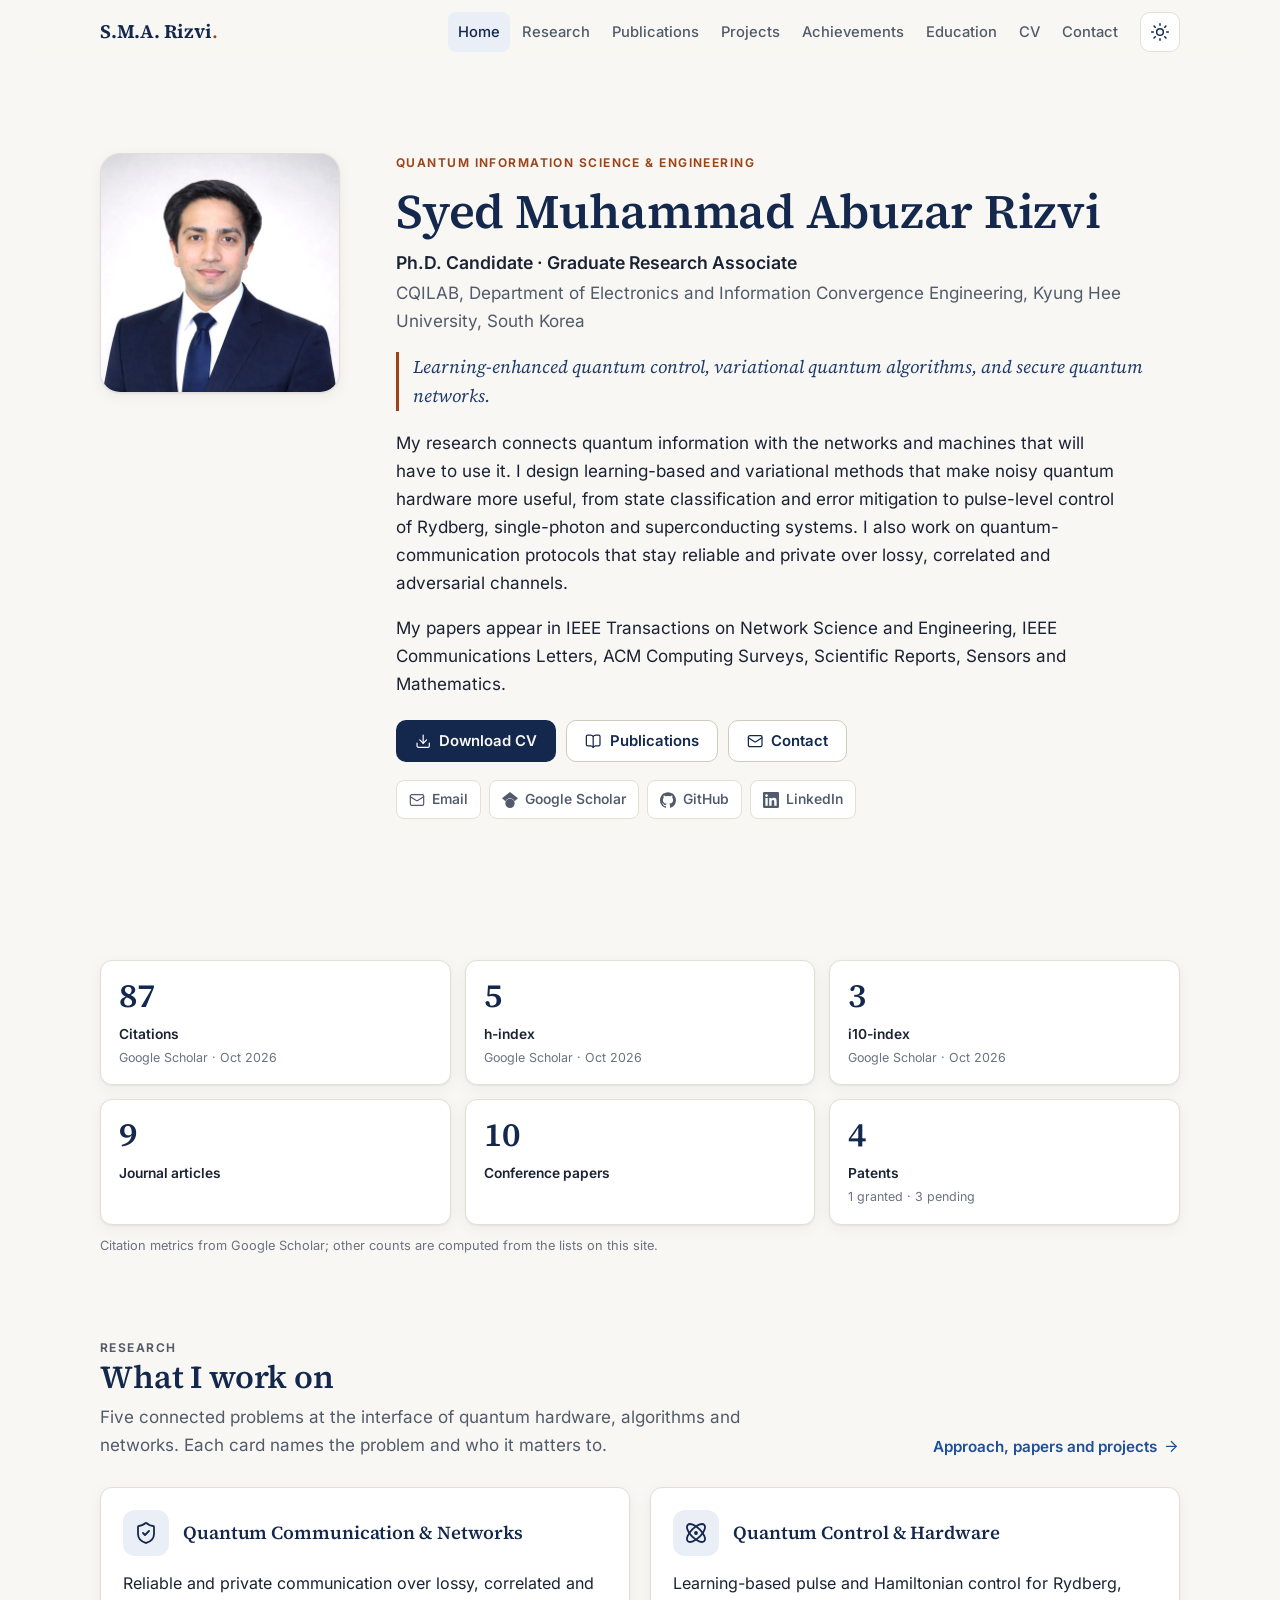
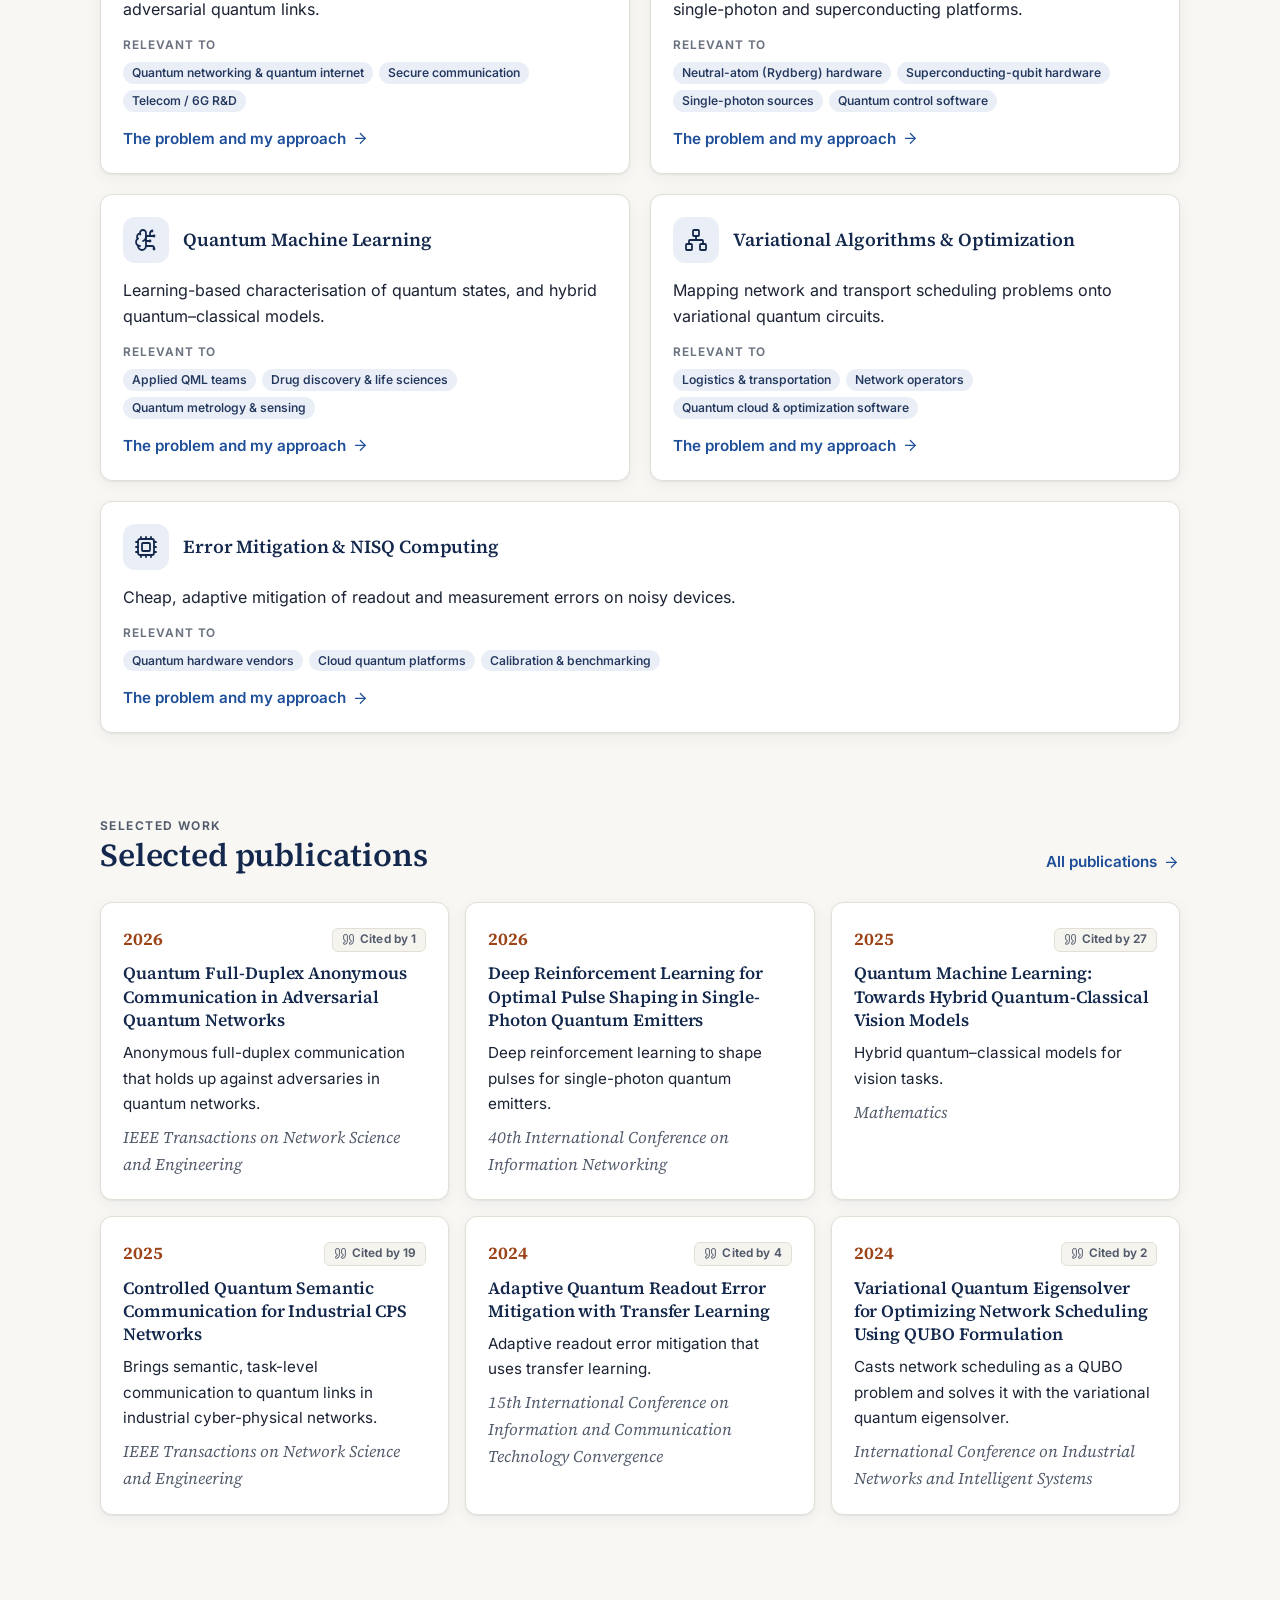
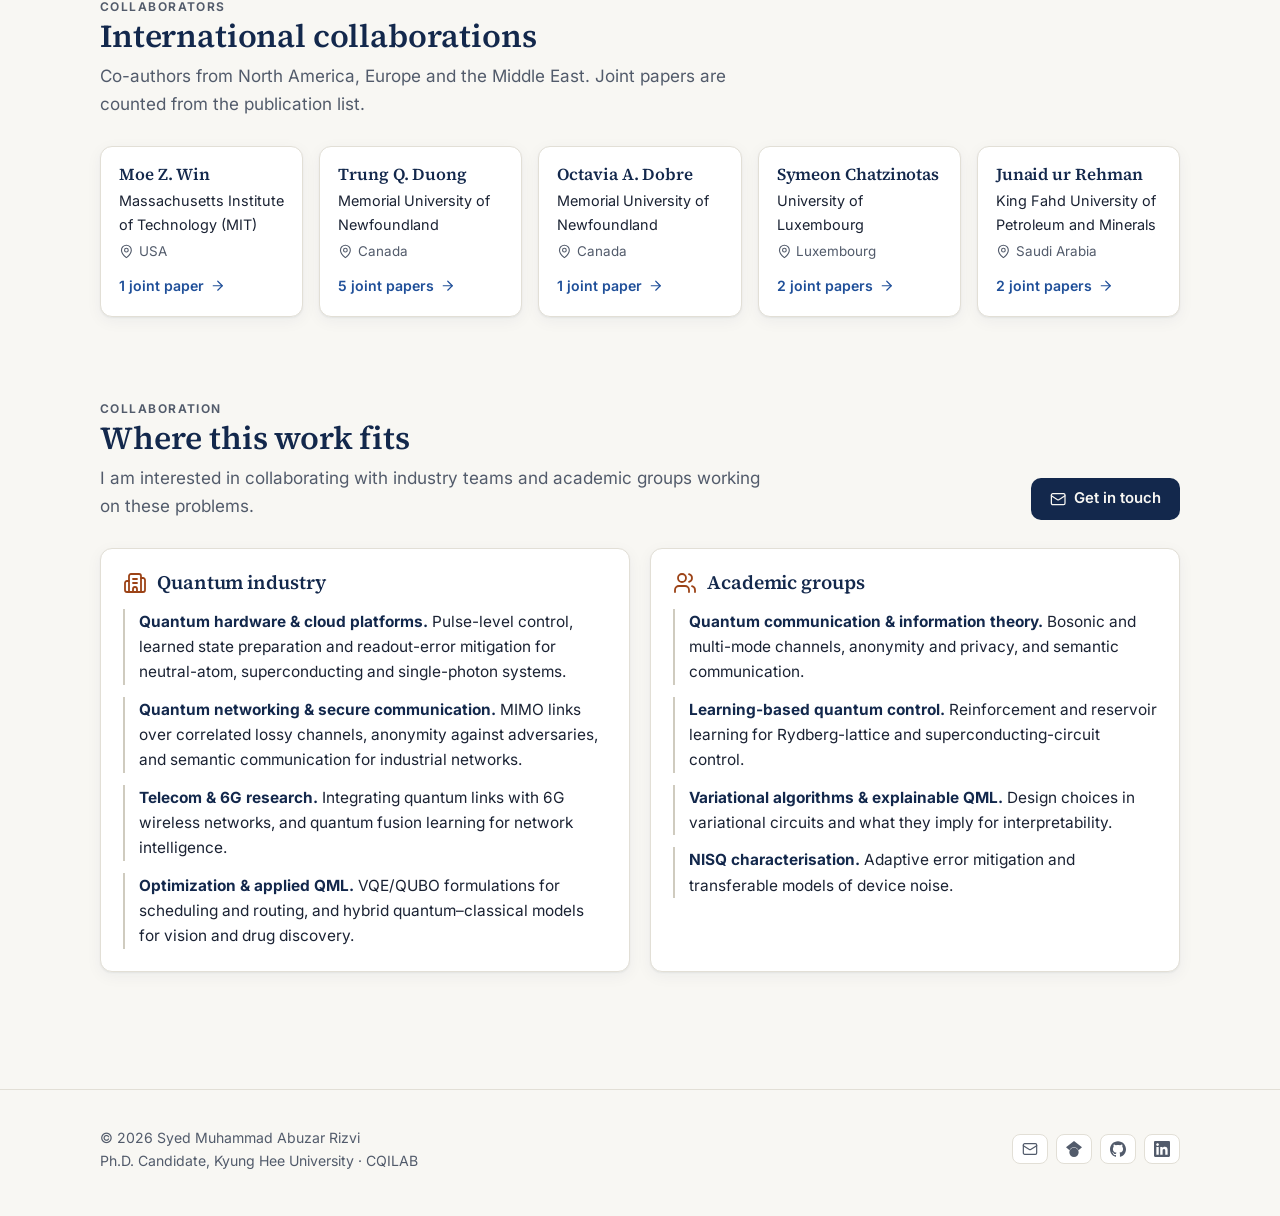
<file: index.html>
<!doctype html>
<html lang="en">
<head>
  <meta charset="utf-8">
  <meta name="viewport" content="width=device-width, initial-scale=1">
  <title>Syed Muhammad Abuzar Rizvi — Quantum Communication, Control and Machine Learning</title>
  <meta name="description" content="Syed Muhammad Abuzar Rizvi is a Ph.D. candidate at Kyung Hee University (CQILAB). His research covers quantum communication and networks, learning-based quantum control, variational quantum algorithms, quantum machine learning and NISQ error mitigation.">
  <meta name="author" content="Syed Muhammad Abuzar Rizvi">
  <link rel="canonical" href="https://smabuzarrizvi.github.io/">
  <meta name="theme-color" content="#f8f7f3" media="(prefers-color-scheme: light)">
  <meta name="theme-color" content="#0d1320" media="(prefers-color-scheme: dark)">
  <meta property="og:type" content="profile">
  <meta property="og:site_name" content="Syed Muhammad Abuzar Rizvi">
  <meta property="og:title" content="Syed Muhammad Abuzar Rizvi — Quantum Communication, Control and Machine Learning">
  <meta property="og:description" content="Syed Muhammad Abuzar Rizvi is a Ph.D. candidate at Kyung Hee University (CQILAB). His research covers quantum communication and networks, learning-based quantum control, variational quantum algorithms, quantum machine learning and NISQ error mitigation.">
  <meta property="og:url" content="https://smabuzarrizvi.github.io/">
  <meta property="og:image" content="https://smabuzarrizvi.github.io/assets/images/og-image.png">
  <meta property="og:image:width" content="1200">
  <meta property="og:image:height" content="630">
  <meta property="og:image:alt" content="Syed Muhammad Abuzar Rizvi — Ph.D. candidate in quantum computing, Kyung Hee University">
  <meta name="twitter:card" content="summary_large_image">
  <meta name="twitter:title" content="Syed Muhammad Abuzar Rizvi — Quantum Communication, Control and Machine Learning">
  <meta name="twitter:description" content="Syed Muhammad Abuzar Rizvi is a Ph.D. candidate at Kyung Hee University (CQILAB). His research covers quantum communication and networks, learning-based quantum control, variational quantum algorithms, quantum machine learning and NISQ error mitigation.">
  <meta name="twitter:image" content="https://smabuzarrizvi.github.io/assets/images/og-image.png">
  <link rel="icon" href="assets/images/favicon.svg" type="image/svg+xml">
  <link rel="apple-touch-icon" href="assets/images/apple-touch-icon.png">
  <link rel="preload" href="assets/fonts/inter-var-latin.woff2" as="font" type="font/woff2" crossorigin>
  <link rel="preload" href="assets/fonts/source-serif-4-var-latin.woff2" as="font" type="font/woff2" crossorigin>
  <link rel="stylesheet" href="css/style.css?v=20261104">
  <script>try{var t=localStorage.getItem("theme");if(t==="light"||t==="dark")document.documentElement.setAttribute("data-theme",t)}catch(e){}</script>
  <script type="application/ld+json">{"@context": "https://schema.org", "@type": "Person", "name": "Syed Muhammad Abuzar Rizvi", "alternateName": "S.M.A. Rizvi", "jobTitle": "Ph.D. Candidate and Graduate Research Associate", "url": "https://smabuzarrizvi.github.io/", "image": "https://smabuzarrizvi.github.io/assets/images/portrait.jpg", "email": "mailto:smabuzarrizvi@khu.ac.kr", "affiliation": {"@type": "CollegeOrUniversity", "name": "Kyung Hee University", "department": {"@type": "Organization", "name": "Department of Electronics and Information Convergence Engineering"}}, "alumniOf": [{"@type": "CollegeOrUniversity", "name": "National University of Sciences and Technology (NUST)"}], "knowsAbout": ["Quantum computing", "Quantum machine learning", "Hybrid quantum-classical algorithms", "Quantum communication", "Variational quantum algorithms", "Quantum error mitigation", "Quantum control"], "sameAs": ["https://scholar.google.com/citations?user=A_in-QMAAAAJ", "https://www.linkedin.com/in/smabuzarrizvi/", "https://github.com/smabuzarrizvi"]}</script>
  <script src="js/main.js?v=20261104" defer></script>
  <script src="js/publications.js?v=20261104" defer></script>
  <script src="js/analytics.js?v=20261104" defer></script>
  <script src="js/github.js?v=20261104" defer></script>
</head>
<body data-page="home">
  <a class="skip-link" href="#main">Skip to content</a>
  <header class="site-header">
    <div class="container nav-wrap">
      <a class="brand" href="./">S.M.A. Rizvi<span class="brand-mark">.</span></a>
      <nav class="site-nav" aria-label="Primary">
        <ul class="nav-menu" id="nav-menu">
          <li><a href="./" aria-current="page">Home</a></li>
          <li><a href="research.html">Research</a></li>
          <li><a href="publications.html">Publications</a></li>
          <li><a href="projects.html">Projects</a></li>
          <li><a href="achievements.html">Achievements</a></li>
          <li><a href="education.html">Education</a></li>
          <li><a href="cv.html">CV</a></li>
          <li><a href="contact.html">Contact</a></li>
        </ul>
      </nav>
      <button class="icon-btn theme-toggle" type="button" aria-label="Toggle dark mode">
        <svg class="icon icon-sun" aria-hidden="true" focusable="false"><use href="assets/icons/sprite.svg#i-sun"></use></svg><svg class="icon icon-moon" aria-hidden="true" focusable="false"><use href="assets/icons/sprite.svg#i-moon"></use></svg>
      </button>
      <button class="icon-btn nav-toggle" type="button" aria-label="Open menu" aria-expanded="false" aria-controls="nav-menu">
        <svg class="icon icon-menu" aria-hidden="true" focusable="false"><use href="assets/icons/sprite.svg#i-menu"></use></svg><svg class="icon icon-x" aria-hidden="true" focusable="false"><use href="assets/icons/sprite.svg#i-x"></use></svg>
      </button>
    </div>
  </header>

  <main id="main">
    <section class="hero">
      <div class="container hero-grid">
        <div class="hero-photo">
          <img src="assets/images/portrait.jpg" alt="Portrait of Syed Muhammad Abuzar Rizvi" width="240" height="240" fetchpriority="high" data-profile-photo>
        </div>
        <div>
          <p class="eyebrow">Quantum information science &amp; engineering</p>
          <h1>Syed Muhammad Abuzar Rizvi</h1>
          <p class="position">Ph.D. Candidate &middot; Graduate Research Associate</p>
          <p class="affiliation">CQILAB, Department of Electronics and Information Convergence Engineering, Kyung Hee University, South Korea</p>
          <p class="headline">Learning-enhanced quantum control, variational quantum algorithms, and secure quantum networks.</p>
          <div class="bio">
            <p>My research connects quantum information with the networks and machines that will have to use it. I design learning-based and variational methods that make noisy quantum hardware more useful, from state classification and error mitigation to pulse-level control of Rydberg, single-photon and superconducting systems. I also work on quantum-communication protocols that stay reliable and private over lossy, correlated and adversarial channels.</p>
            <p>My papers appear in IEEE Transactions on Network Science and Engineering, IEEE Communications Letters, ACM Computing Surveys, Scientific Reports, Sensors and Mathematics.</p>
          </div>
          <div class="hero-actions">
            <a class="btn btn-primary" href="assets/files/CV.pdf" download><svg class="icon" aria-hidden="true" focusable="false"><use href="assets/icons/sprite.svg#i-download"></use></svg> Download CV</a>
            <a class="btn btn-outline" href="publications.html"><svg class="icon" aria-hidden="true" focusable="false"><use href="assets/icons/sprite.svg#i-book-open"></use></svg> Publications</a>
            <a class="btn btn-outline" href="contact.html"><svg class="icon" aria-hidden="true" focusable="false"><use href="assets/icons/sprite.svg#i-mail"></use></svg> Contact</a>
          </div>
          <ul class="social" data-social aria-label="Academic profiles"></ul>
        </div>
      </div>
    </section>

    <section class="section" aria-labelledby="stats-title">
      <div class="container">
        <h2 id="stats-title" class="visually-hidden">At a glance</h2>
        <div class="stats" id="stats"></div>
        <p class="stats-note" id="stats-note">Citation metrics from Google Scholar; other counts are computed from the lists on this site.</p>
      </div>
    </section>

    <section class="section" aria-labelledby="focus-title" id="research-areas">
      <div class="container">
        <div class="section-head">
          <div>
            <p class="eyebrow">Research</p>
            <h2 id="focus-title">What I work on</h2>
            <p>Five connected problems at the interface of quantum hardware, algorithms and networks. Each card names the problem and who it matters to.</p>
          </div>
          <a class="more-link" href="research.html">Approach, papers and projects <svg class="icon" aria-hidden="true" focusable="false"><use href="assets/icons/sprite.svg#i-arrow-right"></use></svg></a>
        </div>
        <div class="grid grid-2" id="focus-list"></div>
      </div>
    </section>

    <section class="section" aria-labelledby="selected-title">
      <div class="container">
        <div class="section-head">
          <div>
            <p class="eyebrow">Selected work</p>
            <h2 id="selected-title">Selected publications</h2>
          </div>
          <a class="more-link" href="publications.html">All publications <svg class="icon" aria-hidden="true" focusable="false"><use href="assets/icons/sprite.svg#i-arrow-right"></use></svg></a>
        </div>
        <ol class="selected-list" id="selected-list" aria-live="polite"></ol>
      </div>
    </section>

    <section class="section" aria-labelledby="people-title" id="collaborators">
      <div class="container">
        <div class="section-head">
          <div>
            <p class="eyebrow">Collaborators</p>
            <h2 id="people-title">International collaborations</h2>
            <p>Co-authors from North America, Europe and the Middle East. Joint papers are counted from the publication list.</p>
          </div>
        </div>
        <ul class="people-list" id="people-root"></ul>
      </div>
    </section>

    <section class="section" aria-labelledby="collab-title" id="collaboration">
      <div class="container">
        <div class="section-head">
          <div>
            <p class="eyebrow">Collaboration</p>
            <h2 id="collab-title">Where this work fits</h2>
            <p>I am interested in collaborating with industry teams and academic groups working on these problems.</p>
          </div>
          <a class="btn btn-primary" href="mailto:smabuzarrizvi@khu.ac.kr"><svg class="icon" aria-hidden="true" focusable="false"><use href="assets/icons/sprite.svg#i-mail"></use></svg> Get in touch</a>
        </div>
        <div class="grid grid-2" id="collab-root"></div>
      </div>
    </section>

    <section class="section" aria-labelledby="code-title" id="code-section" hidden>
      <div class="container">
        <div class="section-head">
          <div>
            <p class="eyebrow">Open source</p>
            <h2 id="code-title">Code &amp; repositories</h2>
          </div>
          <a class="more-link" id="gh-profile-link" href="https://github.com/smabuzarrizvi">GitHub profile <svg class="icon" aria-hidden="true" focusable="false"><use href="assets/icons/sprite.svg#i-arrow-up-right"></use></svg></a>
        </div>
        <div class="gh-stats" id="gh-stats"></div>
        <div class="grid grid-3" id="gh-repos"></div>
      </div>
    </section>

    <section class="section" aria-labelledby="visitors-title" id="visitors-section" hidden>
      <div class="container">
        <div class="section-head">
          <div>
            <p class="eyebrow">Visitors</p>
            <h2 id="visitors-title">Where readers come from</h2>
            <p id="visitors-caption">Aggregate, country-level statistics. No individual visitor data is collected or shown.</p>
          </div>
        </div>
        <div id="visitors"></div>
      </div>
    </section>
  </main>

  <footer class="site-footer">
    <div class="container footer-grid">
      <div>
        <p>&copy; <span data-year></span> Syed Muhammad Abuzar Rizvi</p>
        <p class="small">Ph.D. Candidate, Kyung Hee University &middot; CQILAB</p>
      </div>
      <ul class="social" data-social="compact" aria-label="Profiles"></ul>
    </div>
  </footer>
  <div class="toast" role="status" aria-live="polite"></div>
</body>
</html>
</file>
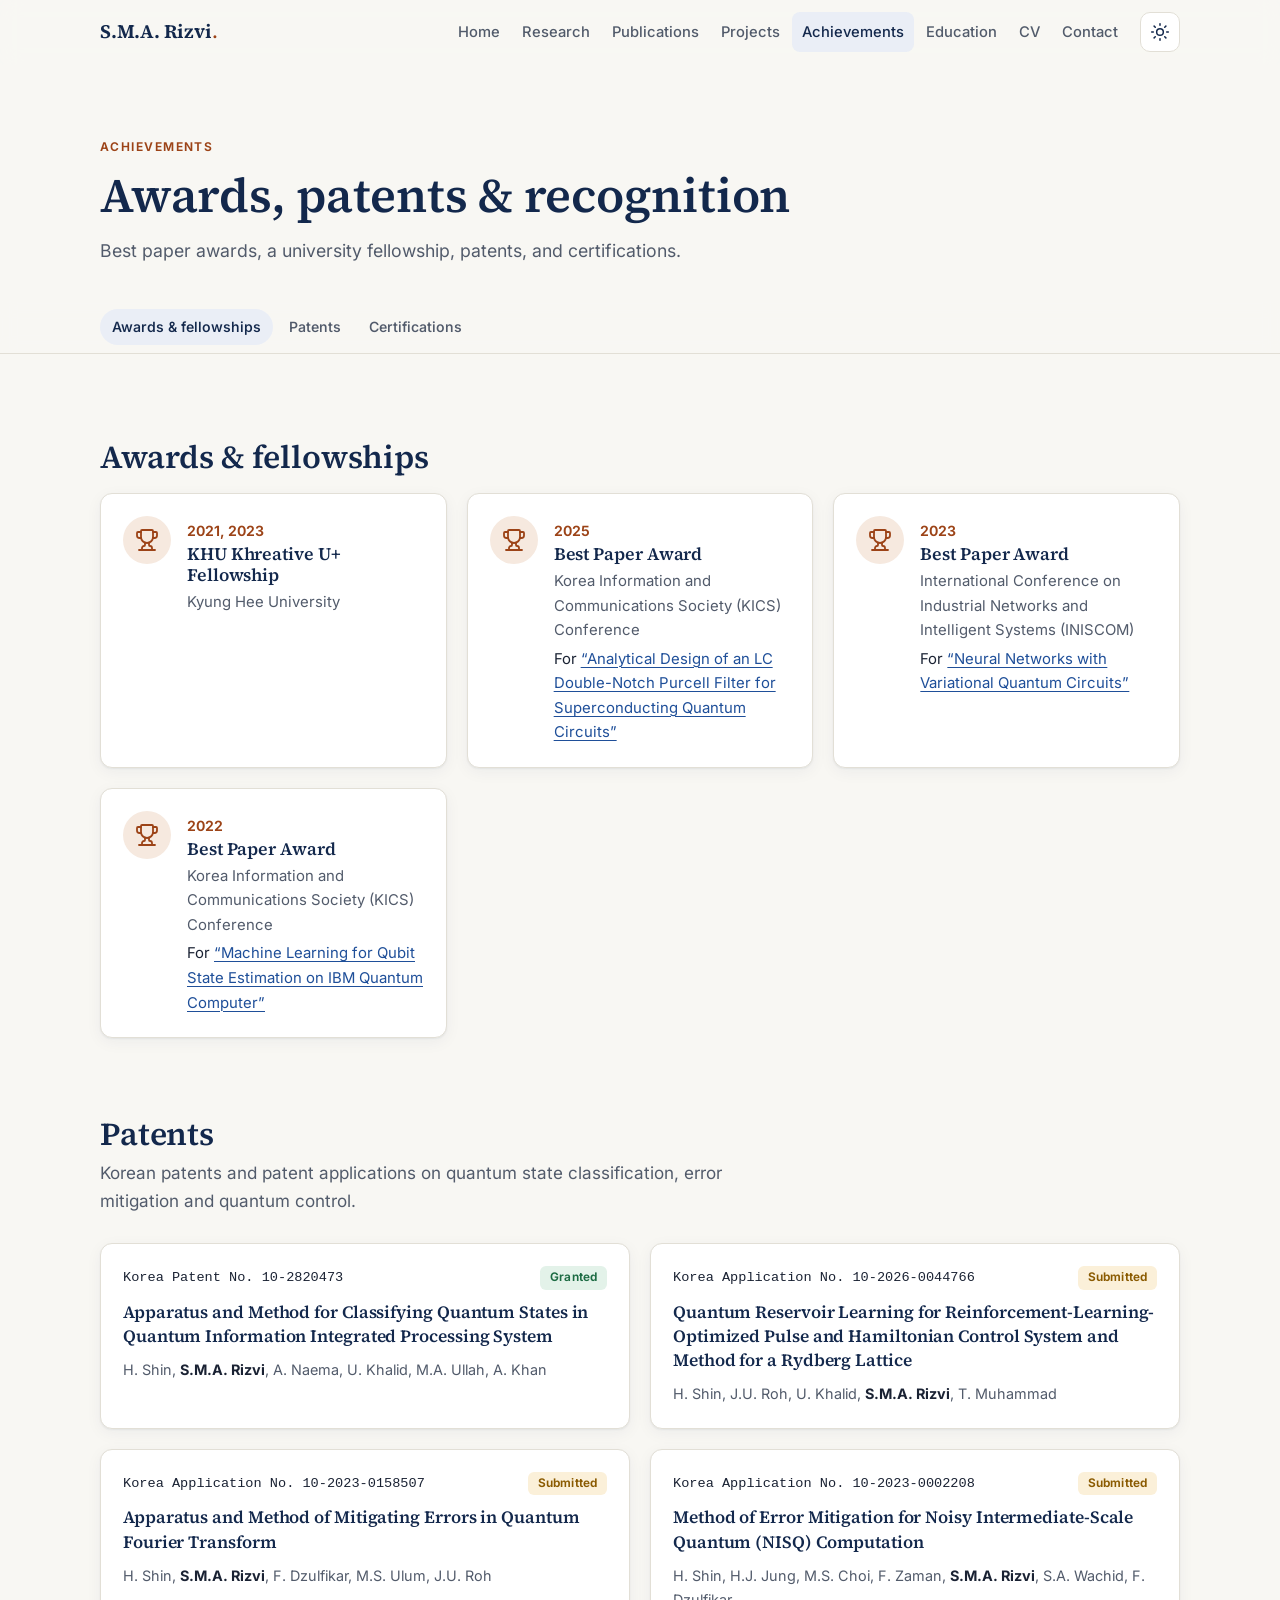
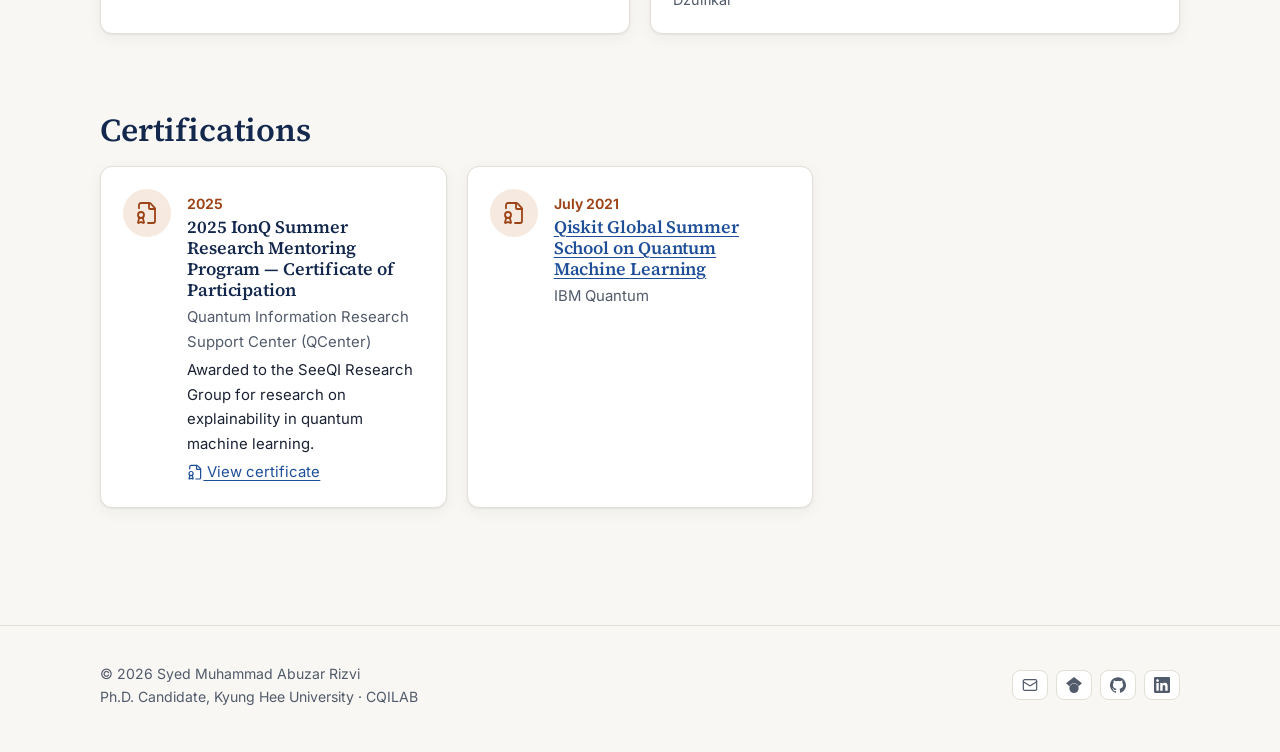
<file: achievements.html>
<!doctype html>
<html lang="en">
<head>
  <meta charset="utf-8">
  <meta name="viewport" content="width=device-width, initial-scale=1">
  <title>Awards & Patents — Syed Muhammad Abuzar Rizvi</title>
  <meta name="description" content="Best paper awards, Korean patents on quantum state classification and error mitigation, a fellowship and certifications of S.M.A. Rizvi.">
  <meta name="author" content="Syed Muhammad Abuzar Rizvi">
  <link rel="canonical" href="https://smabuzarrizvi.github.io/achievements.html">
  <meta name="theme-color" content="#f8f7f3" media="(prefers-color-scheme: light)">
  <meta name="theme-color" content="#0d1320" media="(prefers-color-scheme: dark)">
  <meta property="og:type" content="website">
  <meta property="og:site_name" content="Syed Muhammad Abuzar Rizvi">
  <meta property="og:title" content="Awards & Patents — Syed Muhammad Abuzar Rizvi">
  <meta property="og:description" content="Best paper awards, Korean patents on quantum state classification and error mitigation, a fellowship and certifications of S.M.A. Rizvi.">
  <meta property="og:url" content="https://smabuzarrizvi.github.io/achievements.html">
  <meta property="og:image" content="https://smabuzarrizvi.github.io/assets/images/og-image.png">
  <meta property="og:image:width" content="1200">
  <meta property="og:image:height" content="630">
  <meta property="og:image:alt" content="Syed Muhammad Abuzar Rizvi — Ph.D. candidate in quantum computing, Kyung Hee University">
  <meta name="twitter:card" content="summary_large_image">
  <meta name="twitter:title" content="Awards & Patents — Syed Muhammad Abuzar Rizvi">
  <meta name="twitter:description" content="Best paper awards, Korean patents on quantum state classification and error mitigation, a fellowship and certifications of S.M.A. Rizvi.">
  <meta name="twitter:image" content="https://smabuzarrizvi.github.io/assets/images/og-image.png">
  <link rel="icon" href="assets/images/favicon.svg" type="image/svg+xml">
  <link rel="apple-touch-icon" href="assets/images/apple-touch-icon.png">
  <link rel="preload" href="assets/fonts/inter-var-latin.woff2" as="font" type="font/woff2" crossorigin>
  <link rel="preload" href="assets/fonts/source-serif-4-var-latin.woff2" as="font" type="font/woff2" crossorigin>
  <link rel="stylesheet" href="css/style.css?v=20261104">
  <script>try{var t=localStorage.getItem("theme");if(t==="light"||t==="dark")document.documentElement.setAttribute("data-theme",t)}catch(e){}</script>
  <script src="js/main.js?v=20261104" defer></script>
  <script src="js/publications.js?v=20261104" defer></script>
  <script src="js/analytics.js?v=20261104" defer></script>
</head>
<body data-page="achievements">
  <a class="skip-link" href="#main">Skip to content</a>
  <header class="site-header">
    <div class="container nav-wrap">
      <a class="brand" href="./">S.M.A. Rizvi<span class="brand-mark">.</span></a>
      <nav class="site-nav" aria-label="Primary">
        <ul class="nav-menu" id="nav-menu">
          <li><a href="./">Home</a></li>
          <li><a href="research.html">Research</a></li>
          <li><a href="publications.html">Publications</a></li>
          <li><a href="projects.html">Projects</a></li>
          <li><a href="achievements.html" aria-current="page">Achievements</a></li>
          <li><a href="education.html">Education</a></li>
          <li><a href="cv.html">CV</a></li>
          <li><a href="contact.html">Contact</a></li>
        </ul>
      </nav>
      <button class="icon-btn theme-toggle" type="button" aria-label="Toggle dark mode">
        <svg class="icon icon-sun" aria-hidden="true" focusable="false"><use href="assets/icons/sprite.svg#i-sun"></use></svg><svg class="icon icon-moon" aria-hidden="true" focusable="false"><use href="assets/icons/sprite.svg#i-moon"></use></svg>
      </button>
      <button class="icon-btn nav-toggle" type="button" aria-label="Open menu" aria-expanded="false" aria-controls="nav-menu">
        <svg class="icon icon-menu" aria-hidden="true" focusable="false"><use href="assets/icons/sprite.svg#i-menu"></use></svg><svg class="icon icon-x" aria-hidden="true" focusable="false"><use href="assets/icons/sprite.svg#i-x"></use></svg>
      </button>
    </div>
  </header>

  <main id="main">
    <section class="page-hero">
      <div class="container">
        <p class="eyebrow">Achievements</p>
        <h1>Awards, patents &amp; recognition</h1>
        <p class="lede">Best paper awards, a university fellowship, patents, and certifications.</p>
      </div>
    </section>
    <nav class="subnav" aria-label="On this page"><div class="container"><ul><li><a href="#awards">Awards &amp; fellowships</a></li><li><a href="#patents">Patents</a></li><li><a href="#certifications">Certifications</a></li></ul></div></nav>
    <section class="section" id="awards" aria-labelledby="awards-title">
      <div class="container">
        <h2 id="awards-title">Awards &amp; fellowships</h2>
        <div class="grid grid-3" id="awards-root"></div>
      </div>
    </section>
    <section class="section" id="patents" aria-labelledby="patents-title">
      <div class="container">
        <div class="section-head"><div><h2 id="patents-title">Patents</h2><p>Korean patents and patent applications on quantum state classification, error mitigation and quantum control.</p></div></div>
        <div class="grid grid-2" id="patents-root"></div>
      </div>
    </section>
    
    <section class="section" id="certifications" aria-labelledby="cert-title">
      <div class="container">
        <h2 id="cert-title">Certifications</h2>
        <div class="grid grid-3" id="cert-root"></div>
      </div>
    </section>
  </main>

  <footer class="site-footer">
    <div class="container footer-grid">
      <div>
        <p>&copy; <span data-year></span> Syed Muhammad Abuzar Rizvi</p>
        <p class="small">Ph.D. Candidate, Kyung Hee University &middot; CQILAB</p>
      </div>
      <ul class="social" data-social="compact" aria-label="Profiles"></ul>
    </div>
  </footer>
  <div class="toast" role="status" aria-live="polite"></div>
</body>
</html>
</file>
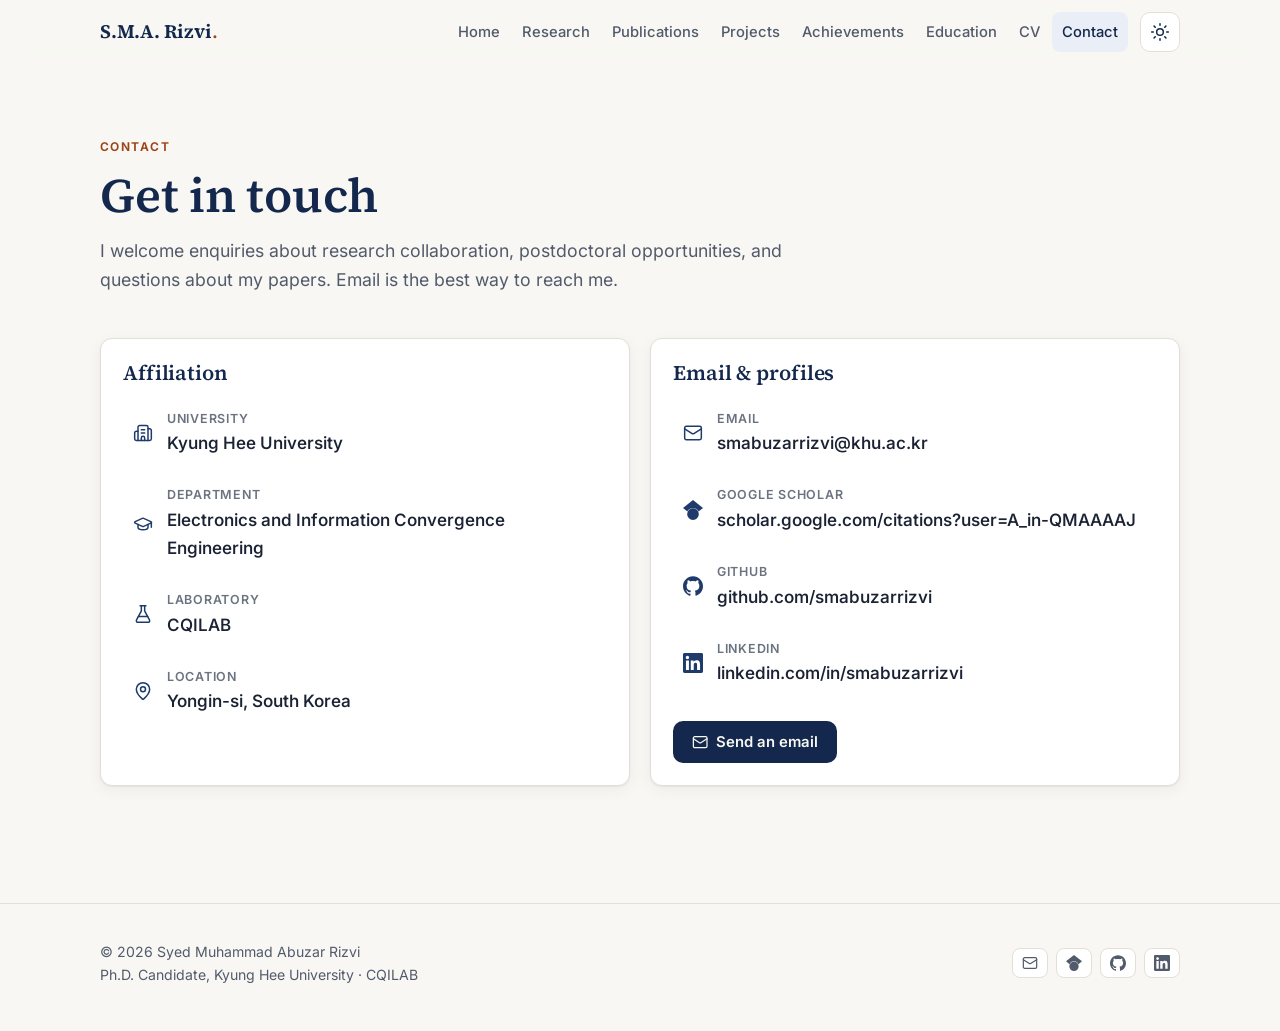
<file: contact.html>
<!doctype html>
<html lang="en">
<head>
  <meta charset="utf-8">
  <meta name="viewport" content="width=device-width, initial-scale=1">
  <title>Contact — Syed Muhammad Abuzar Rizvi</title>
  <meta name="description" content="Contact Syed Muhammad Abuzar Rizvi, Ph.D. candidate at Kyung Hee University (CQILAB), for research collaboration and academic opportunities.">
  <meta name="author" content="Syed Muhammad Abuzar Rizvi">
  <link rel="canonical" href="https://smabuzarrizvi.github.io/contact.html">
  <meta name="theme-color" content="#f8f7f3" media="(prefers-color-scheme: light)">
  <meta name="theme-color" content="#0d1320" media="(prefers-color-scheme: dark)">
  <meta property="og:type" content="website">
  <meta property="og:site_name" content="Syed Muhammad Abuzar Rizvi">
  <meta property="og:title" content="Contact — Syed Muhammad Abuzar Rizvi">
  <meta property="og:description" content="Contact Syed Muhammad Abuzar Rizvi, Ph.D. candidate at Kyung Hee University (CQILAB), for research collaboration and academic opportunities.">
  <meta property="og:url" content="https://smabuzarrizvi.github.io/contact.html">
  <meta property="og:image" content="https://smabuzarrizvi.github.io/assets/images/og-image.png">
  <meta property="og:image:width" content="1200">
  <meta property="og:image:height" content="630">
  <meta property="og:image:alt" content="Syed Muhammad Abuzar Rizvi — Ph.D. candidate in quantum computing, Kyung Hee University">
  <meta name="twitter:card" content="summary_large_image">
  <meta name="twitter:title" content="Contact — Syed Muhammad Abuzar Rizvi">
  <meta name="twitter:description" content="Contact Syed Muhammad Abuzar Rizvi, Ph.D. candidate at Kyung Hee University (CQILAB), for research collaboration and academic opportunities.">
  <meta name="twitter:image" content="https://smabuzarrizvi.github.io/assets/images/og-image.png">
  <link rel="icon" href="assets/images/favicon.svg" type="image/svg+xml">
  <link rel="apple-touch-icon" href="assets/images/apple-touch-icon.png">
  <link rel="preload" href="assets/fonts/inter-var-latin.woff2" as="font" type="font/woff2" crossorigin>
  <link rel="preload" href="assets/fonts/source-serif-4-var-latin.woff2" as="font" type="font/woff2" crossorigin>
  <link rel="stylesheet" href="css/style.css?v=20261104">
  <script>try{var t=localStorage.getItem("theme");if(t==="light"||t==="dark")document.documentElement.setAttribute("data-theme",t)}catch(e){}</script>
  <script src="js/main.js?v=20261104" defer></script>
  <script src="js/analytics.js?v=20261104" defer></script>
</head>
<body data-page="contact">
  <a class="skip-link" href="#main">Skip to content</a>
  <header class="site-header">
    <div class="container nav-wrap">
      <a class="brand" href="./">S.M.A. Rizvi<span class="brand-mark">.</span></a>
      <nav class="site-nav" aria-label="Primary">
        <ul class="nav-menu" id="nav-menu">
          <li><a href="./">Home</a></li>
          <li><a href="research.html">Research</a></li>
          <li><a href="publications.html">Publications</a></li>
          <li><a href="projects.html">Projects</a></li>
          <li><a href="achievements.html">Achievements</a></li>
          <li><a href="education.html">Education</a></li>
          <li><a href="cv.html">CV</a></li>
          <li><a href="contact.html" aria-current="page">Contact</a></li>
        </ul>
      </nav>
      <button class="icon-btn theme-toggle" type="button" aria-label="Toggle dark mode">
        <svg class="icon icon-sun" aria-hidden="true" focusable="false"><use href="assets/icons/sprite.svg#i-sun"></use></svg><svg class="icon icon-moon" aria-hidden="true" focusable="false"><use href="assets/icons/sprite.svg#i-moon"></use></svg>
      </button>
      <button class="icon-btn nav-toggle" type="button" aria-label="Open menu" aria-expanded="false" aria-controls="nav-menu">
        <svg class="icon icon-menu" aria-hidden="true" focusable="false"><use href="assets/icons/sprite.svg#i-menu"></use></svg><svg class="icon icon-x" aria-hidden="true" focusable="false"><use href="assets/icons/sprite.svg#i-x"></use></svg>
      </button>
    </div>
  </header>

  <main id="main">
    <section class="page-hero">
      <div class="container">
        <p class="eyebrow">Contact</p>
        <h1>Get in touch</h1>
        <p class="lede">I welcome enquiries about research collaboration, postdoctoral opportunities, and questions about my papers. Email is the best way to reach me.</p>
      </div>
    </section>
    <section class="section" style="padding-top:8px">
      <div class="container contact-grid">
        <div class="card">
          <h2 style="font-size:1.3rem">Affiliation</h2>
          <address>
            <ul class="contact-list">
              <li><div class="row"><svg class="icon" aria-hidden="true" focusable="false"><use href="assets/icons/sprite.svg#i-building-2"></use></svg><span><span class="lbl">University</span><span class="val">Kyung Hee University</span></span></div></li>
              <li><div class="row"><svg class="icon" aria-hidden="true" focusable="false"><use href="assets/icons/sprite.svg#i-graduation-cap"></use></svg><span><span class="lbl">Department</span><span class="val">Electronics and Information Convergence Engineering</span></span></div></li>
              <li><div class="row"><svg class="icon" aria-hidden="true" focusable="false"><use href="assets/icons/sprite.svg#i-flask-conical"></use></svg><span><span class="lbl">Laboratory</span><span class="val">CQILAB</span></span></div></li>
              <li><div class="row"><svg class="icon" aria-hidden="true" focusable="false"><use href="assets/icons/sprite.svg#i-map-pin"></use></svg><span><span class="lbl">Location</span><span class="val">Yongin-si, South Korea</span></span></div></li>
            </ul>
          </address>
        </div>
        <div class="card">
          <h2 style="font-size:1.3rem">Email &amp; profiles</h2>
          <ul class="contact-list" id="contact-links">
            <li><a href="mailto:smabuzarrizvi@khu.ac.kr"><svg class="icon" aria-hidden="true" focusable="false"><use href="assets/icons/sprite.svg#i-mail"></use></svg><span><span class="lbl">Email</span><span class="val">smabuzarrizvi@khu.ac.kr</span></span></a></li>
          </ul>
          <div class="hero-actions" style="margin-bottom:0">
            <a class="btn btn-primary" href="mailto:smabuzarrizvi@khu.ac.kr"><svg class="icon" aria-hidden="true" focusable="false"><use href="assets/icons/sprite.svg#i-mail"></use></svg> Send an email</a>
          </div>
        </div>
      </div>
    </section>
  </main>

  <footer class="site-footer">
    <div class="container footer-grid">
      <div>
        <p>&copy; <span data-year></span> Syed Muhammad Abuzar Rizvi</p>
        <p class="small">Ph.D. Candidate, Kyung Hee University &middot; CQILAB</p>
      </div>
      <ul class="social" data-social="compact" aria-label="Profiles"></ul>
    </div>
  </footer>
  <div class="toast" role="status" aria-live="polite"></div>
</body>
</html>
</file>
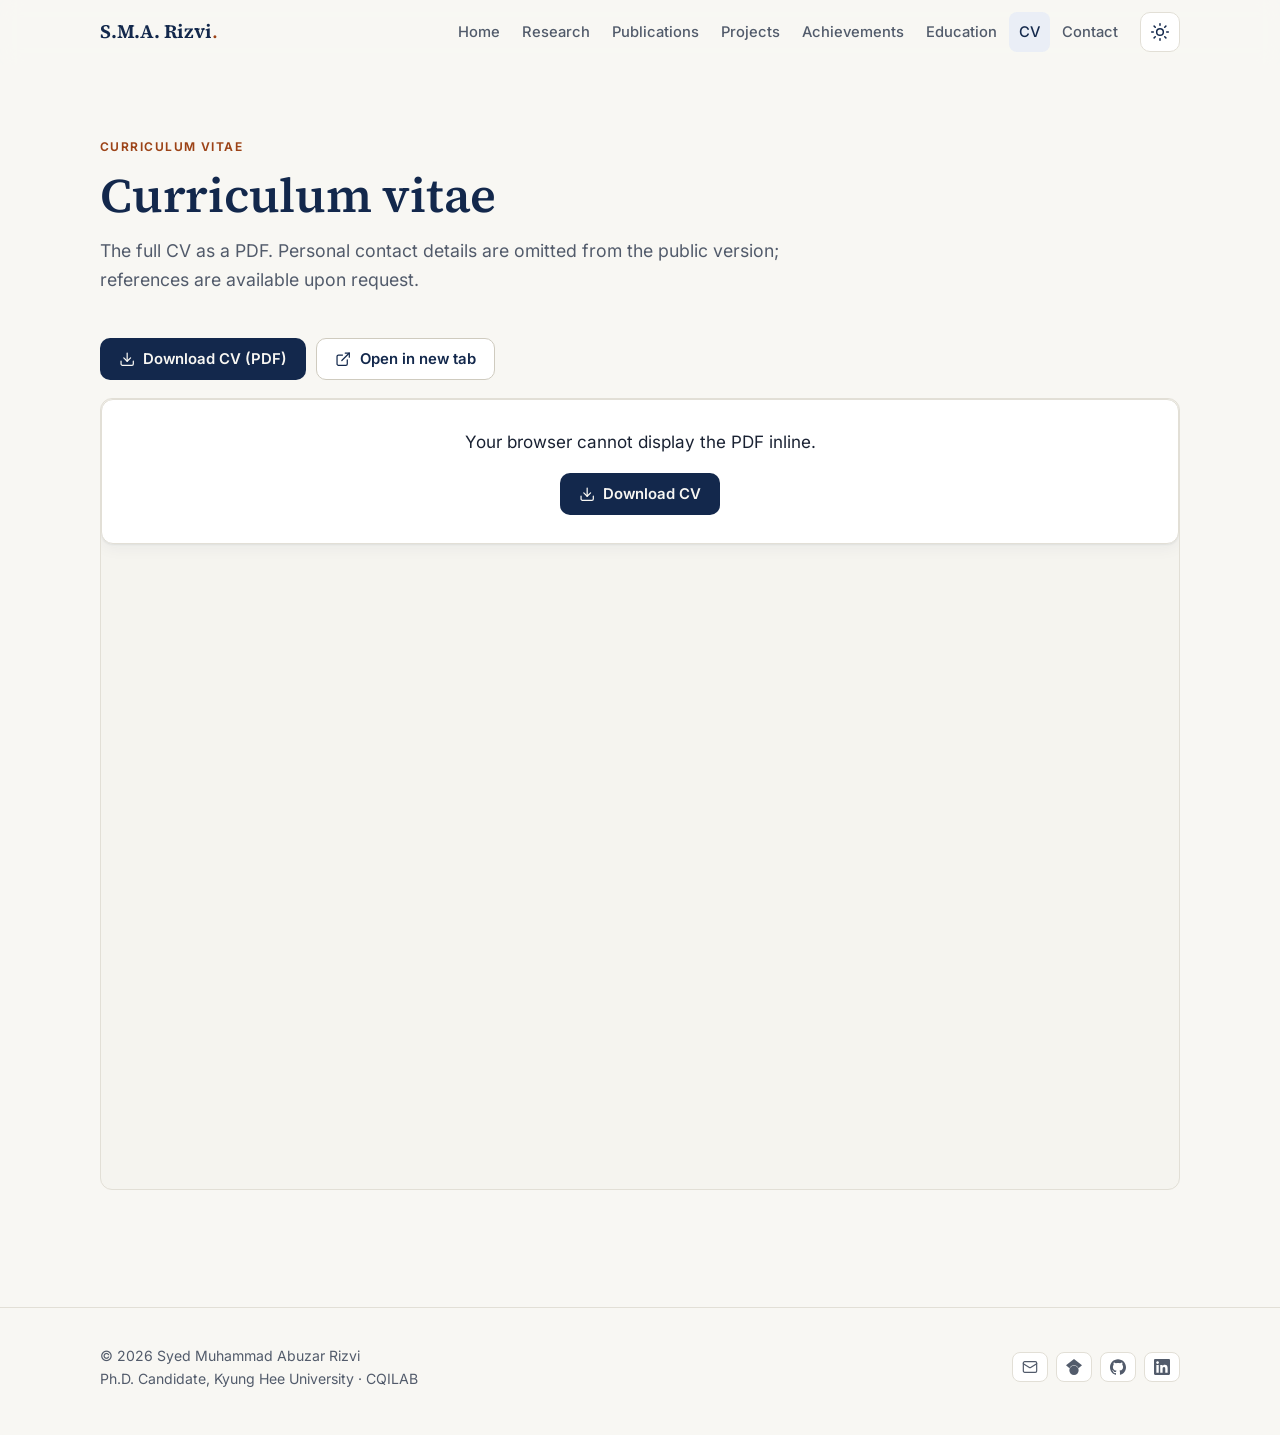
<file: cv.html>
<!doctype html>
<html lang="en">
<head>
  <meta charset="utf-8">
  <meta name="viewport" content="width=device-width, initial-scale=1">
  <title>CV — Syed Muhammad Abuzar Rizvi</title>
  <meta name="description" content="Curriculum vitae of Syed Muhammad Abuzar Rizvi, Ph.D. candidate in quantum computing at Kyung Hee University. View online or download as PDF.">
  <meta name="author" content="Syed Muhammad Abuzar Rizvi">
  <link rel="canonical" href="https://smabuzarrizvi.github.io/cv.html">
  <meta name="theme-color" content="#f8f7f3" media="(prefers-color-scheme: light)">
  <meta name="theme-color" content="#0d1320" media="(prefers-color-scheme: dark)">
  <meta property="og:type" content="website">
  <meta property="og:site_name" content="Syed Muhammad Abuzar Rizvi">
  <meta property="og:title" content="CV — Syed Muhammad Abuzar Rizvi">
  <meta property="og:description" content="Curriculum vitae of Syed Muhammad Abuzar Rizvi, Ph.D. candidate in quantum computing at Kyung Hee University. View online or download as PDF.">
  <meta property="og:url" content="https://smabuzarrizvi.github.io/cv.html">
  <meta property="og:image" content="https://smabuzarrizvi.github.io/assets/images/og-image.png">
  <meta property="og:image:width" content="1200">
  <meta property="og:image:height" content="630">
  <meta property="og:image:alt" content="Syed Muhammad Abuzar Rizvi — Ph.D. candidate in quantum computing, Kyung Hee University">
  <meta name="twitter:card" content="summary_large_image">
  <meta name="twitter:title" content="CV — Syed Muhammad Abuzar Rizvi">
  <meta name="twitter:description" content="Curriculum vitae of Syed Muhammad Abuzar Rizvi, Ph.D. candidate in quantum computing at Kyung Hee University. View online or download as PDF.">
  <meta name="twitter:image" content="https://smabuzarrizvi.github.io/assets/images/og-image.png">
  <link rel="icon" href="assets/images/favicon.svg" type="image/svg+xml">
  <link rel="apple-touch-icon" href="assets/images/apple-touch-icon.png">
  <link rel="preload" href="assets/fonts/inter-var-latin.woff2" as="font" type="font/woff2" crossorigin>
  <link rel="preload" href="assets/fonts/source-serif-4-var-latin.woff2" as="font" type="font/woff2" crossorigin>
  <link rel="stylesheet" href="css/style.css?v=20261104">
  <script>try{var t=localStorage.getItem("theme");if(t==="light"||t==="dark")document.documentElement.setAttribute("data-theme",t)}catch(e){}</script>
  <script src="js/main.js?v=20261104" defer></script>
  <script src="js/analytics.js?v=20261104" defer></script>
</head>
<body data-page="cv">
  <a class="skip-link" href="#main">Skip to content</a>
  <header class="site-header">
    <div class="container nav-wrap">
      <a class="brand" href="./">S.M.A. Rizvi<span class="brand-mark">.</span></a>
      <nav class="site-nav" aria-label="Primary">
        <ul class="nav-menu" id="nav-menu">
          <li><a href="./">Home</a></li>
          <li><a href="research.html">Research</a></li>
          <li><a href="publications.html">Publications</a></li>
          <li><a href="projects.html">Projects</a></li>
          <li><a href="achievements.html">Achievements</a></li>
          <li><a href="education.html">Education</a></li>
          <li><a href="cv.html" aria-current="page">CV</a></li>
          <li><a href="contact.html">Contact</a></li>
        </ul>
      </nav>
      <button class="icon-btn theme-toggle" type="button" aria-label="Toggle dark mode">
        <svg class="icon icon-sun" aria-hidden="true" focusable="false"><use href="assets/icons/sprite.svg#i-sun"></use></svg><svg class="icon icon-moon" aria-hidden="true" focusable="false"><use href="assets/icons/sprite.svg#i-moon"></use></svg>
      </button>
      <button class="icon-btn nav-toggle" type="button" aria-label="Open menu" aria-expanded="false" aria-controls="nav-menu">
        <svg class="icon icon-menu" aria-hidden="true" focusable="false"><use href="assets/icons/sprite.svg#i-menu"></use></svg><svg class="icon icon-x" aria-hidden="true" focusable="false"><use href="assets/icons/sprite.svg#i-x"></use></svg>
      </button>
    </div>
  </header>

  <main id="main">
    <section class="page-hero">
      <div class="container">
        <p class="eyebrow">Curriculum vitae</p>
        <h1>Curriculum vitae</h1>
        <p class="lede">The full CV as a PDF. Personal contact details are omitted from the public version; references are available upon request.</p>
      </div>
    </section>
    <section class="section" style="padding-top:8px" aria-label="CV viewer">
      <div class="container">
        <div class="hero-actions" style="margin-top:0">
          <a class="btn btn-primary" href="assets/files/CV.pdf" download><svg class="icon" aria-hidden="true" focusable="false"><use href="assets/icons/sprite.svg#i-download"></use></svg> Download CV (PDF)</a>
          <a class="btn btn-outline" href="assets/files/CV.pdf" target="_blank" rel="noopener"><svg class="icon" aria-hidden="true" focusable="false"><use href="assets/icons/sprite.svg#i-external-link"></use></svg> Open in new tab</a>
        </div>
        <p class="cv-mobile-note muted">The embedded viewer is available on larger screens. Use the buttons above to open or download the PDF.</p>
        <div class="cv-embed">
          <object class="cv-frame" data="assets/files/CV.pdf#view=FitH" type="application/pdf" aria-label="Curriculum vitae of Syed Muhammad Abuzar Rizvi (PDF)">
            <div class="card cv-fallback">
              <p>Your browser cannot display the PDF inline.</p>
              <a class="btn btn-primary" href="assets/files/CV.pdf" download><svg class="icon" aria-hidden="true" focusable="false"><use href="assets/icons/sprite.svg#i-download"></use></svg> Download CV</a>
            </div>
          </object>
        </div>
      </div>
    </section>
  </main>

  <footer class="site-footer">
    <div class="container footer-grid">
      <div>
        <p>&copy; <span data-year></span> Syed Muhammad Abuzar Rizvi</p>
        <p class="small">Ph.D. Candidate, Kyung Hee University &middot; CQILAB</p>
      </div>
      <ul class="social" data-social="compact" aria-label="Profiles"></ul>
    </div>
  </footer>
  <div class="toast" role="status" aria-live="polite"></div>
</body>
</html>
</file>
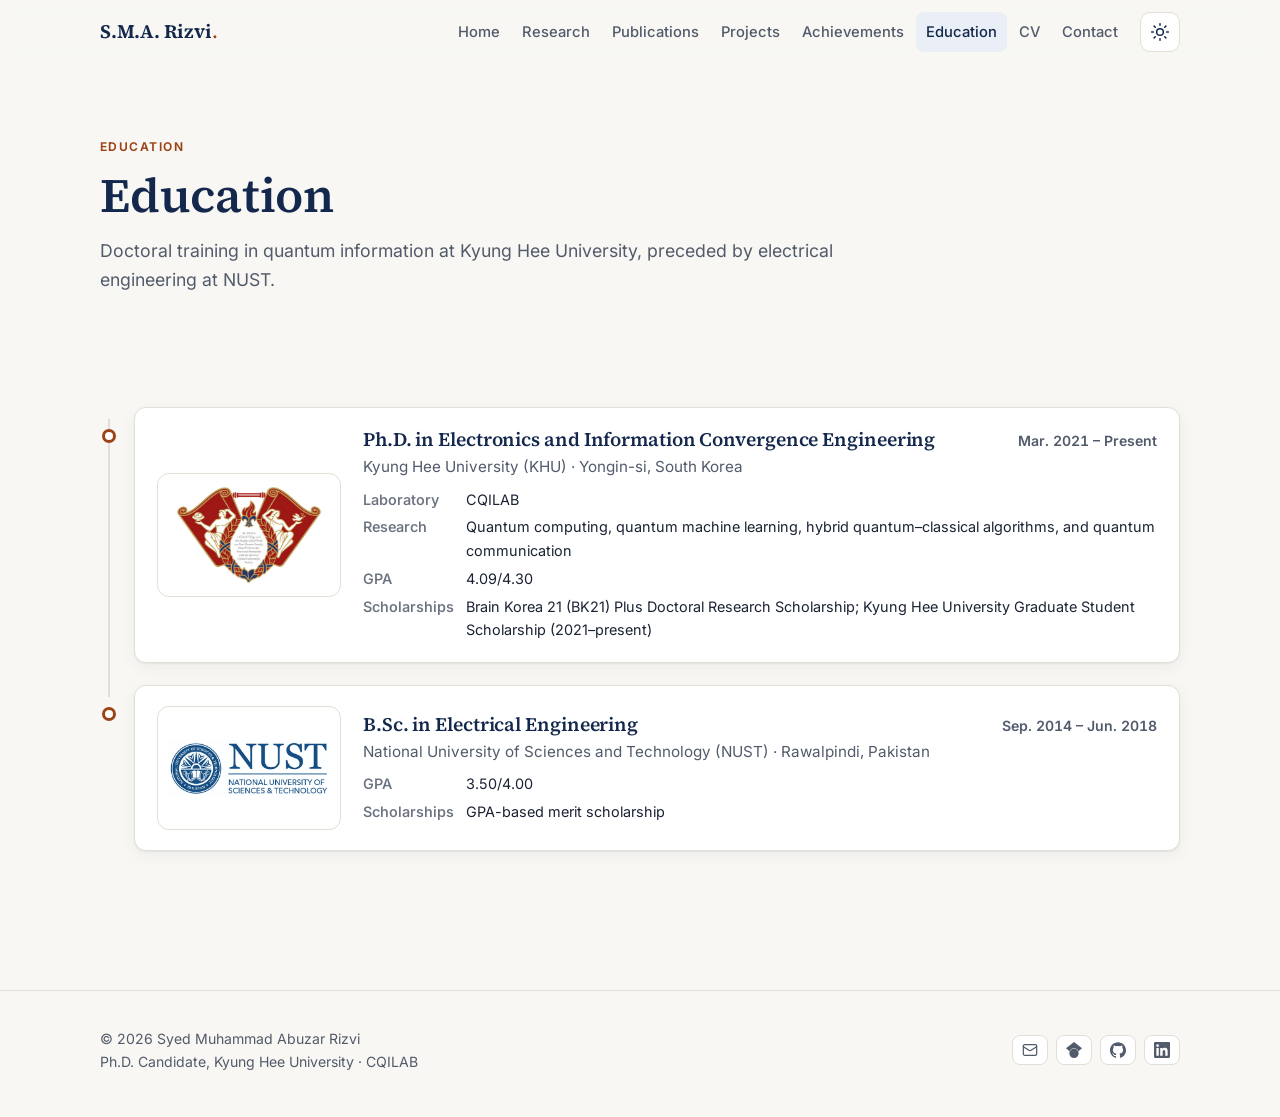
<file: education.html>
<!doctype html>
<html lang="en">
<head>
  <meta charset="utf-8">
  <meta name="viewport" content="width=device-width, initial-scale=1">
  <title>Education — Syed Muhammad Abuzar Rizvi</title>
  <meta name="description" content="Education of S.M.A. Rizvi: Ph.D. in Electronics and Information Convergence Engineering at Kyung Hee University (CQILAB) and B.Sc. in Electrical Engineering from NUST.">
  <meta name="author" content="Syed Muhammad Abuzar Rizvi">
  <link rel="canonical" href="https://smabuzarrizvi.github.io/education.html">
  <meta name="theme-color" content="#f8f7f3" media="(prefers-color-scheme: light)">
  <meta name="theme-color" content="#0d1320" media="(prefers-color-scheme: dark)">
  <meta property="og:type" content="website">
  <meta property="og:site_name" content="Syed Muhammad Abuzar Rizvi">
  <meta property="og:title" content="Education — Syed Muhammad Abuzar Rizvi">
  <meta property="og:description" content="Ph.D. at Kyung Hee University (CQILAB) and B.Sc. in Electrical Engineering from NUST.">
  <meta property="og:url" content="https://smabuzarrizvi.github.io/education.html">
  <meta property="og:image" content="https://smabuzarrizvi.github.io/assets/images/og-image.png">
  <meta property="og:image:width" content="1200">
  <meta property="og:image:height" content="630">
  <meta property="og:image:alt" content="Syed Muhammad Abuzar Rizvi — Ph.D. candidate in quantum computing, Kyung Hee University">
  <meta name="twitter:card" content="summary_large_image">
  <meta name="twitter:title" content="Education — Syed Muhammad Abuzar Rizvi">
  <meta name="twitter:description" content="Ph.D. at Kyung Hee University (CQILAB) and B.Sc. in Electrical Engineering from NUST.">
  <meta name="twitter:image" content="https://smabuzarrizvi.github.io/assets/images/og-image.png">
  <link rel="icon" href="assets/images/favicon.svg" type="image/svg+xml">
  <link rel="apple-touch-icon" href="assets/images/apple-touch-icon.png">
  <link rel="preload" href="assets/fonts/inter-var-latin.woff2" as="font" type="font/woff2" crossorigin>
  <link rel="preload" href="assets/fonts/source-serif-4-var-latin.woff2" as="font" type="font/woff2" crossorigin>
  <link rel="stylesheet" href="css/style.css?v=20261104">
  <script>try{var t=localStorage.getItem("theme");if(t==="light"||t==="dark")document.documentElement.setAttribute("data-theme",t)}catch(e){}</script>
  <script src="js/main.js?v=20261104" defer></script>
  <script src="js/analytics.js?v=20261104" defer></script>
</head>
<body data-page="education">
  <a class="skip-link" href="#main">Skip to content</a>
  <header class="site-header">
    <div class="container nav-wrap">
      <a class="brand" href="./">S.M.A. Rizvi<span class="brand-mark">.</span></a>
      <nav class="site-nav" aria-label="Primary">
        <ul class="nav-menu" id="nav-menu">
          <li><a href="./">Home</a></li>
          <li><a href="research.html">Research</a></li>
          <li><a href="publications.html">Publications</a></li>
          <li><a href="projects.html">Projects</a></li>
          <li><a href="achievements.html">Achievements</a></li>
          <li><a href="education.html" aria-current="page">Education</a></li>
          <li><a href="cv.html">CV</a></li>
          <li><a href="contact.html">Contact</a></li>
        </ul>
      </nav>
      <button class="icon-btn theme-toggle" type="button" aria-label="Toggle dark mode">
        <svg class="icon icon-sun" aria-hidden="true" focusable="false"><use href="assets/icons/sprite.svg#i-sun"></use></svg><svg class="icon icon-moon" aria-hidden="true" focusable="false"><use href="assets/icons/sprite.svg#i-moon"></use></svg>
      </button>
      <button class="icon-btn nav-toggle" type="button" aria-label="Open menu" aria-expanded="false" aria-controls="nav-menu">
        <svg class="icon icon-menu" aria-hidden="true" focusable="false"><use href="assets/icons/sprite.svg#i-menu"></use></svg><svg class="icon icon-x" aria-hidden="true" focusable="false"><use href="assets/icons/sprite.svg#i-x"></use></svg>
      </button>
    </div>
  </header>

  <main id="main">
    <section class="page-hero">
      <div class="container">
        <p class="eyebrow">Education</p>
        <h1>Education</h1>
        <p class="lede">Doctoral training in quantum information at Kyung Hee University, preceded by electrical engineering at NUST.</p>
      </div>
    </section>
    <section class="section" id="education" aria-labelledby="edu-title">
      <div class="container">
        <h2 id="edu-title" class="visually-hidden">Degrees</h2>
        <ol class="vt" id="education-root"></ol>
      </div>
    </section>
    
  </main>

  <footer class="site-footer">
    <div class="container footer-grid">
      <div>
        <p>&copy; <span data-year></span> Syed Muhammad Abuzar Rizvi</p>
        <p class="small">Ph.D. Candidate, Kyung Hee University &middot; CQILAB</p>
      </div>
      <ul class="social" data-social="compact" aria-label="Profiles"></ul>
    </div>
  </footer>
  <div class="toast" role="status" aria-live="polite"></div>
</body>
</html>
</file>
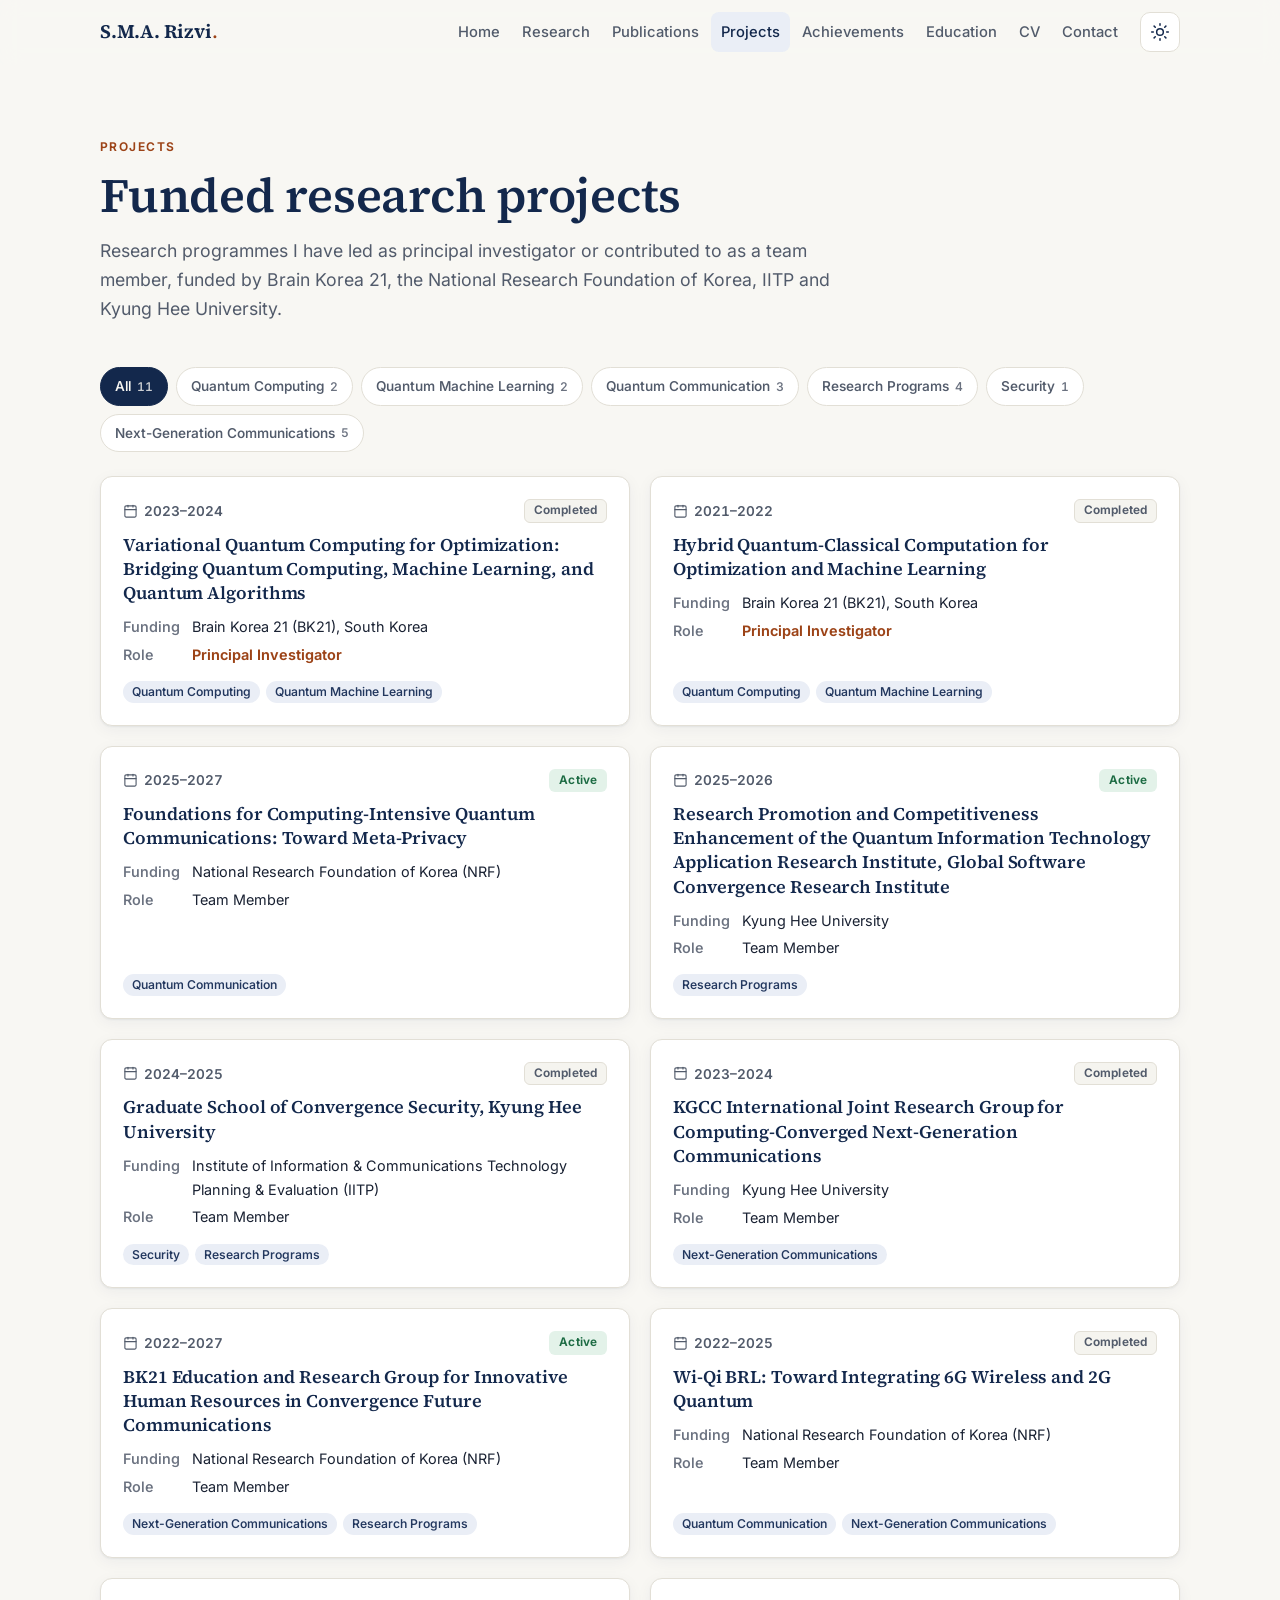
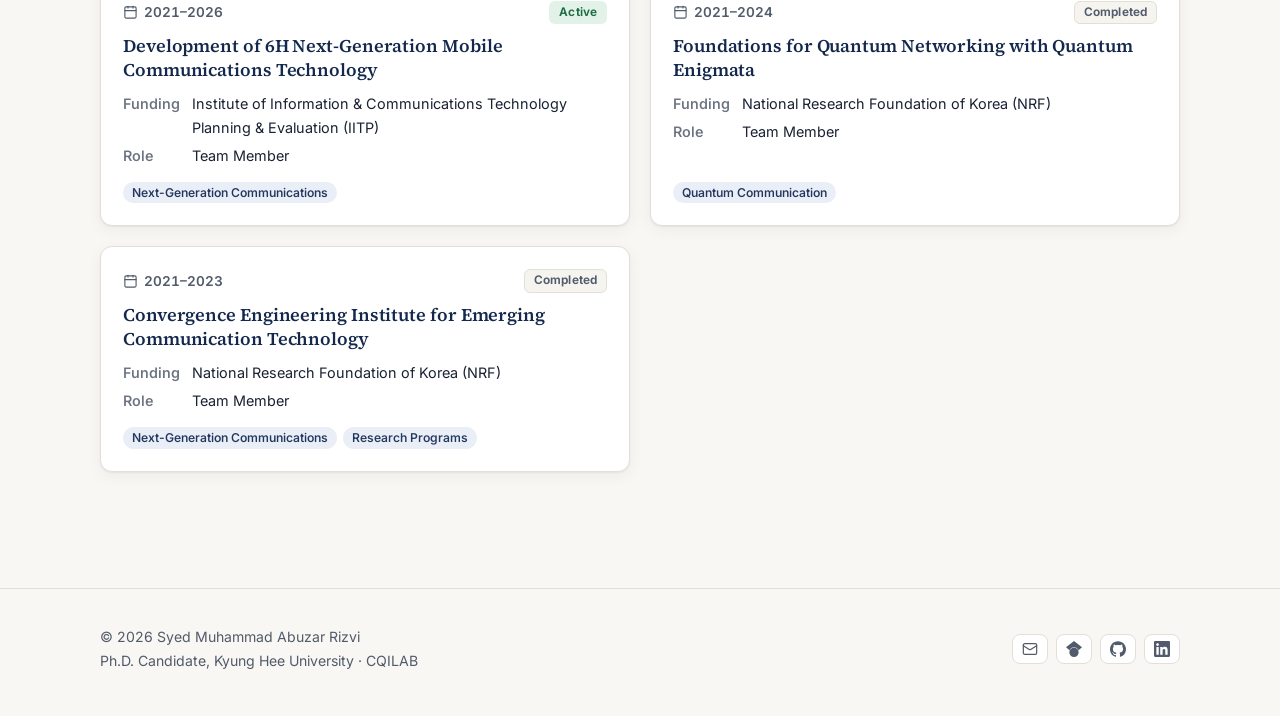
<file: projects.html>
<!doctype html>
<html lang="en">
<head>
  <meta charset="utf-8">
  <meta name="viewport" content="width=device-width, initial-scale=1">
  <title>Projects — Syed Muhammad Abuzar Rizvi</title>
  <meta name="description" content="Funded research projects of S.M.A. Rizvi, including two Brain Korea 21 projects as principal investigator and national programmes on quantum networking, quantum communication and next-generation communications.">
  <meta name="author" content="Syed Muhammad Abuzar Rizvi">
  <link rel="canonical" href="https://smabuzarrizvi.github.io/projects.html">
  <meta name="theme-color" content="#f8f7f3" media="(prefers-color-scheme: light)">
  <meta name="theme-color" content="#0d1320" media="(prefers-color-scheme: dark)">
  <meta property="og:type" content="website">
  <meta property="og:site_name" content="Syed Muhammad Abuzar Rizvi">
  <meta property="og:title" content="Projects — Syed Muhammad Abuzar Rizvi">
  <meta property="og:description" content="Funded research projects of S.M.A. Rizvi, including two Brain Korea 21 projects as principal investigator and national programmes on quantum networking, quantum communication and next-generation communications.">
  <meta property="og:url" content="https://smabuzarrizvi.github.io/projects.html">
  <meta property="og:image" content="https://smabuzarrizvi.github.io/assets/images/og-image.png">
  <meta property="og:image:width" content="1200">
  <meta property="og:image:height" content="630">
  <meta property="og:image:alt" content="Syed Muhammad Abuzar Rizvi — Ph.D. candidate in quantum computing, Kyung Hee University">
  <meta name="twitter:card" content="summary_large_image">
  <meta name="twitter:title" content="Projects — Syed Muhammad Abuzar Rizvi">
  <meta name="twitter:description" content="Funded research projects of S.M.A. Rizvi, including two Brain Korea 21 projects as principal investigator and national programmes on quantum networking, quantum communication and next-generation communications.">
  <meta name="twitter:image" content="https://smabuzarrizvi.github.io/assets/images/og-image.png">
  <link rel="icon" href="assets/images/favicon.svg" type="image/svg+xml">
  <link rel="apple-touch-icon" href="assets/images/apple-touch-icon.png">
  <link rel="preload" href="assets/fonts/inter-var-latin.woff2" as="font" type="font/woff2" crossorigin>
  <link rel="preload" href="assets/fonts/source-serif-4-var-latin.woff2" as="font" type="font/woff2" crossorigin>
  <link rel="stylesheet" href="css/style.css?v=20261104">
  <script>try{var t=localStorage.getItem("theme");if(t==="light"||t==="dark")document.documentElement.setAttribute("data-theme",t)}catch(e){}</script>
  <script src="js/main.js?v=20261104" defer></script>
  <script src="js/publications.js?v=20261104" defer></script>
  <script src="js/analytics.js?v=20261104" defer></script>
</head>
<body data-page="projects">
  <a class="skip-link" href="#main">Skip to content</a>
  <header class="site-header">
    <div class="container nav-wrap">
      <a class="brand" href="./">S.M.A. Rizvi<span class="brand-mark">.</span></a>
      <nav class="site-nav" aria-label="Primary">
        <ul class="nav-menu" id="nav-menu">
          <li><a href="./">Home</a></li>
          <li><a href="research.html">Research</a></li>
          <li><a href="publications.html">Publications</a></li>
          <li><a href="projects.html" aria-current="page">Projects</a></li>
          <li><a href="achievements.html">Achievements</a></li>
          <li><a href="education.html">Education</a></li>
          <li><a href="cv.html">CV</a></li>
          <li><a href="contact.html">Contact</a></li>
        </ul>
      </nav>
      <button class="icon-btn theme-toggle" type="button" aria-label="Toggle dark mode">
        <svg class="icon icon-sun" aria-hidden="true" focusable="false"><use href="assets/icons/sprite.svg#i-sun"></use></svg><svg class="icon icon-moon" aria-hidden="true" focusable="false"><use href="assets/icons/sprite.svg#i-moon"></use></svg>
      </button>
      <button class="icon-btn nav-toggle" type="button" aria-label="Open menu" aria-expanded="false" aria-controls="nav-menu">
        <svg class="icon icon-menu" aria-hidden="true" focusable="false"><use href="assets/icons/sprite.svg#i-menu"></use></svg><svg class="icon icon-x" aria-hidden="true" focusable="false"><use href="assets/icons/sprite.svg#i-x"></use></svg>
      </button>
    </div>
  </header>

  <main id="main">
    <section class="page-hero">
      <div class="container">
        <p class="eyebrow">Projects</p>
        <h1>Funded research projects</h1>
        <p class="lede">Research programmes I have led as principal investigator or contributed to as a team member, funded by Brain Korea 21, the National Research Foundation of Korea, IITP and Kyung Hee University.</p>
      </div>
    </section>
    <section class="section" style="padding-top:8px" aria-label="Project list">
      <div class="container">
        <div class="chips" id="project-filters" role="group" aria-label="Filter projects by research area" style="margin-bottom:24px"></div>
        <div class="grid grid-2" id="projects-root" aria-live="polite"></div>
      </div>
    </section>
  </main>

  <footer class="site-footer">
    <div class="container footer-grid">
      <div>
        <p>&copy; <span data-year></span> Syed Muhammad Abuzar Rizvi</p>
        <p class="small">Ph.D. Candidate, Kyung Hee University &middot; CQILAB</p>
      </div>
      <ul class="social" data-social="compact" aria-label="Profiles"></ul>
    </div>
  </footer>
  <div class="toast" role="status" aria-live="polite"></div>
</body>
</html>
</file>
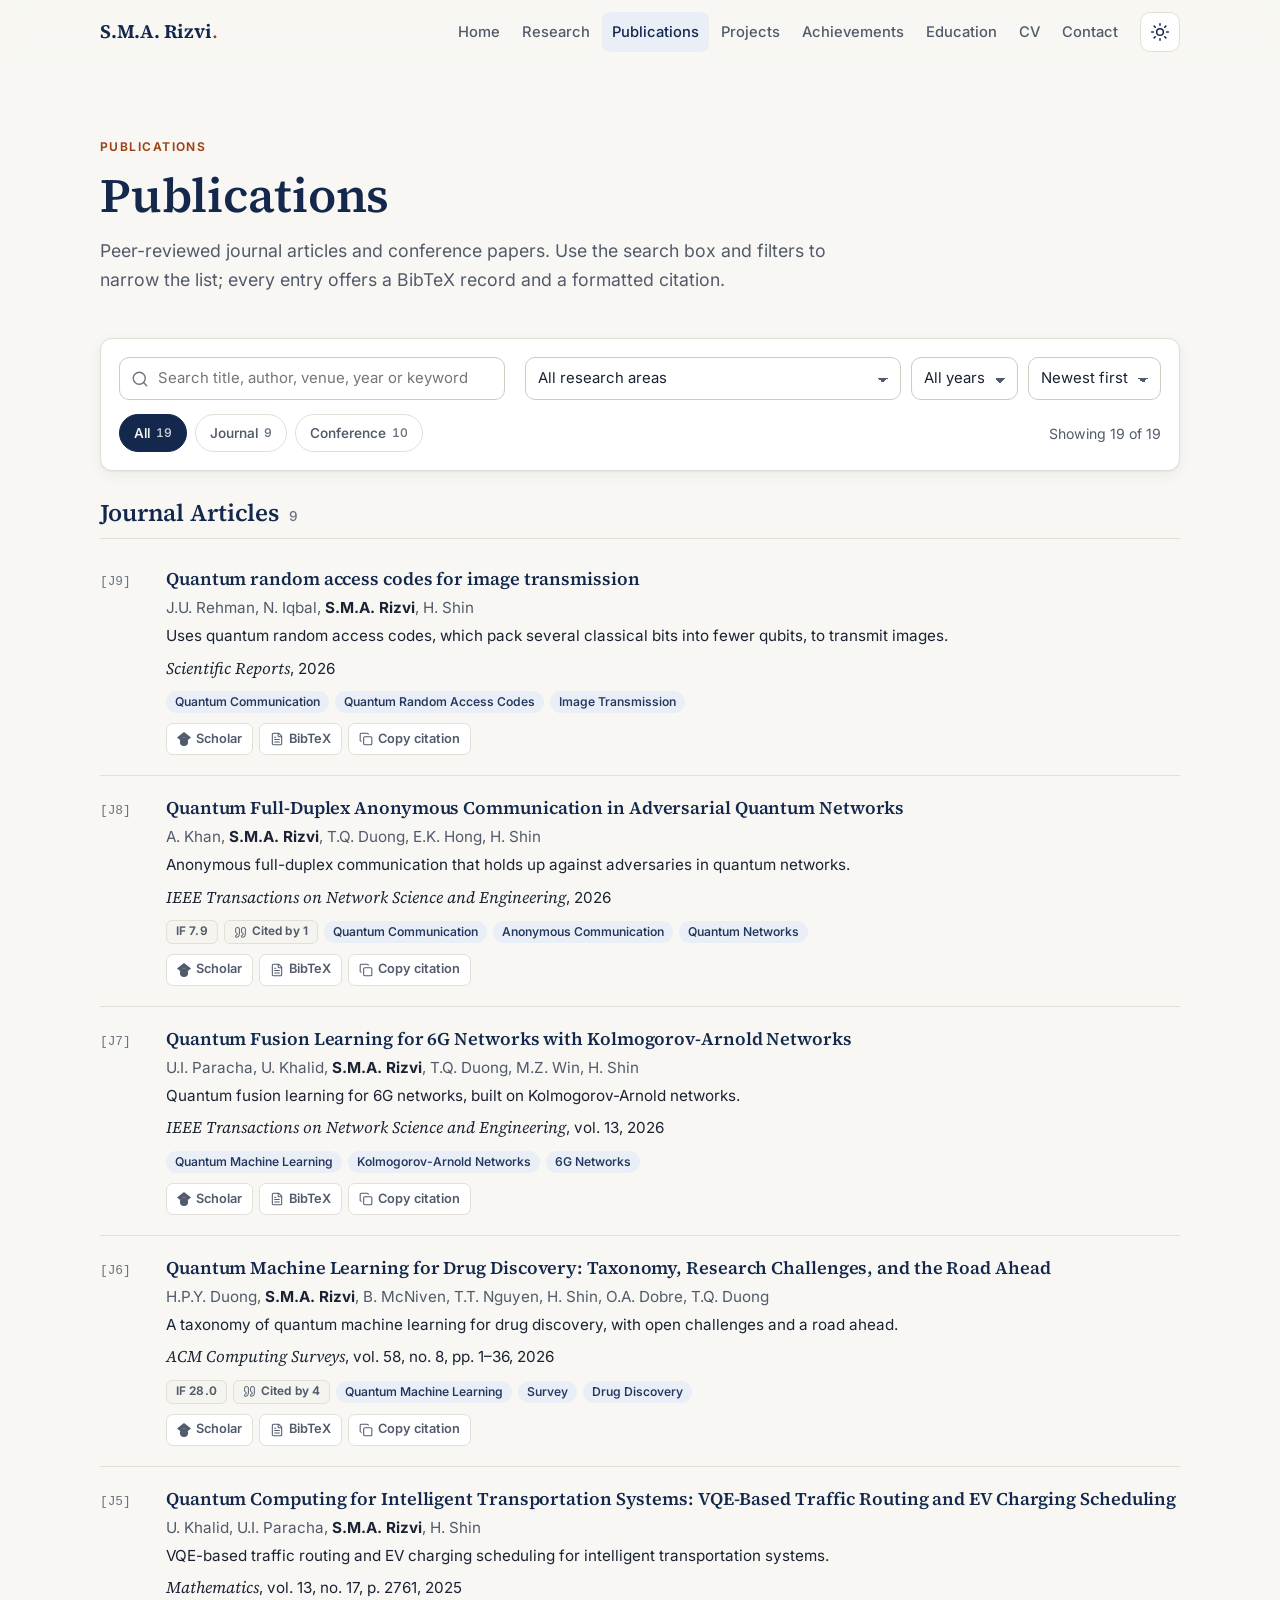
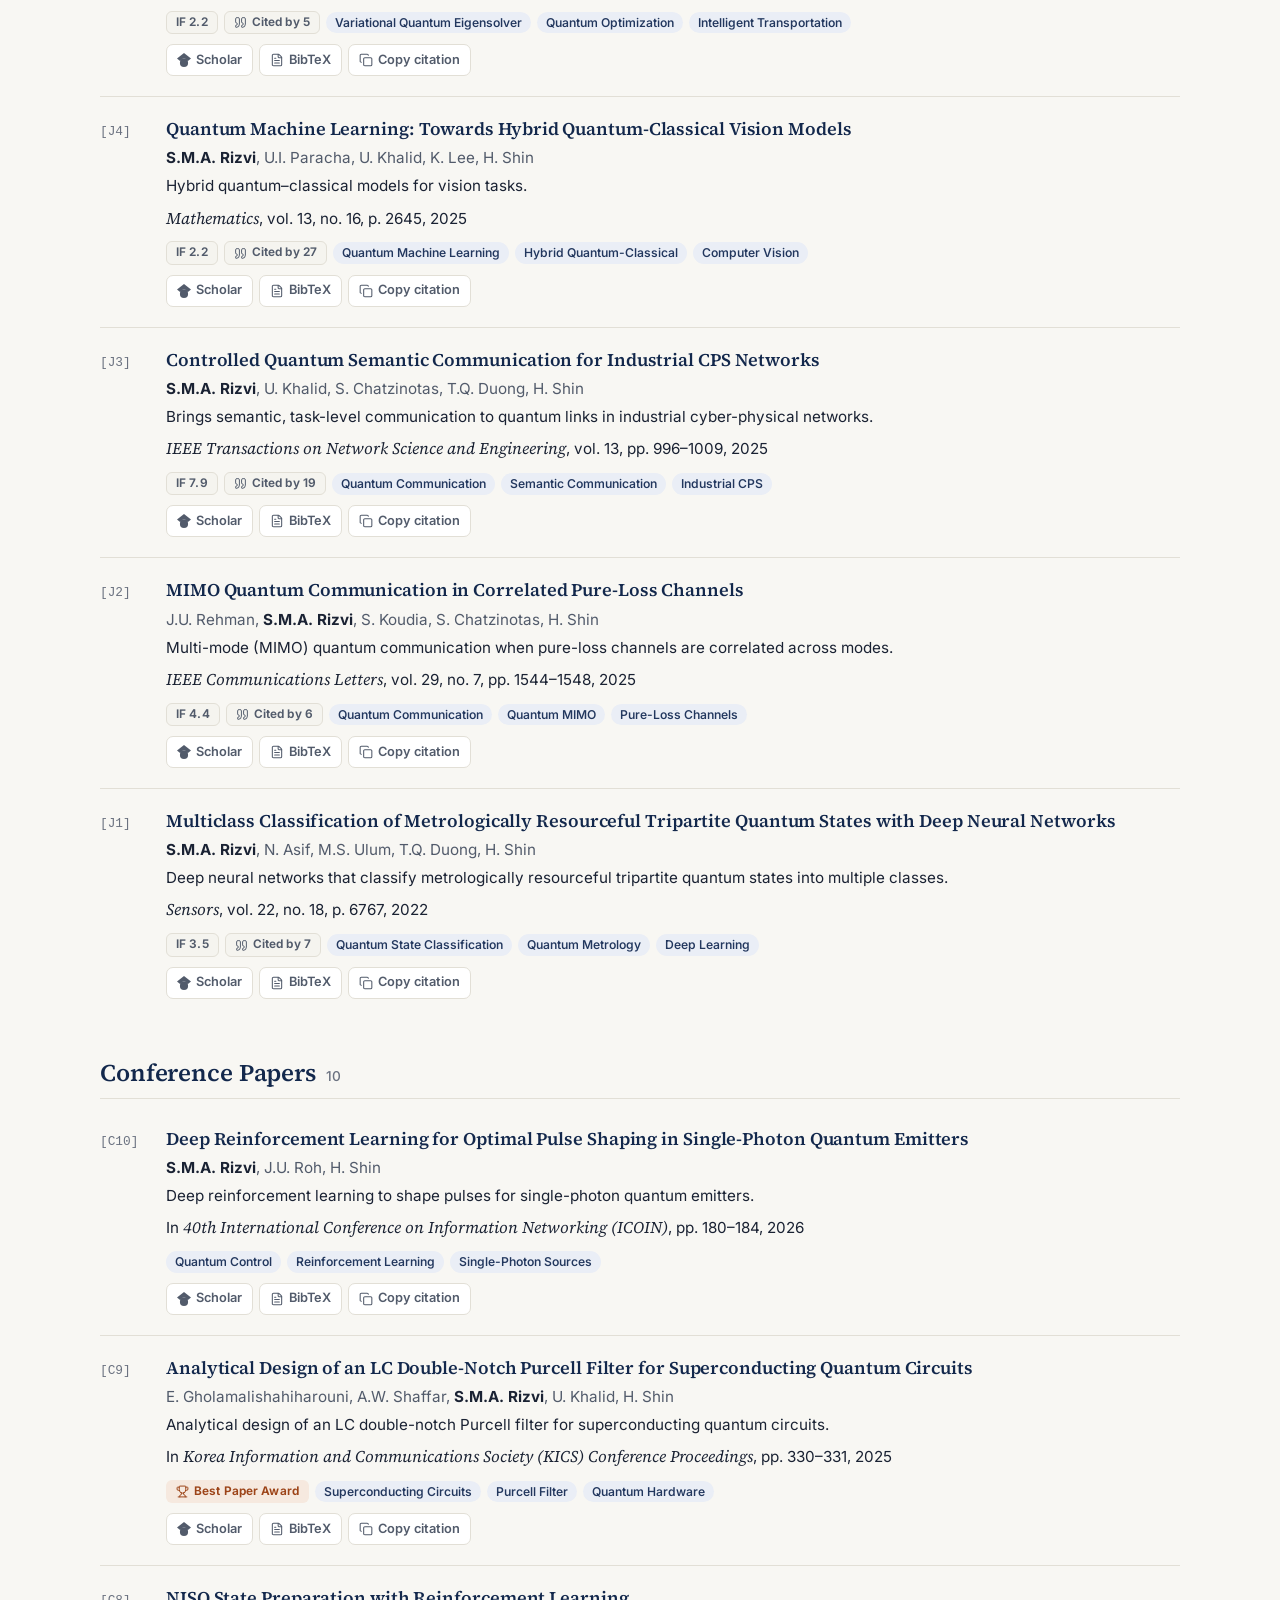
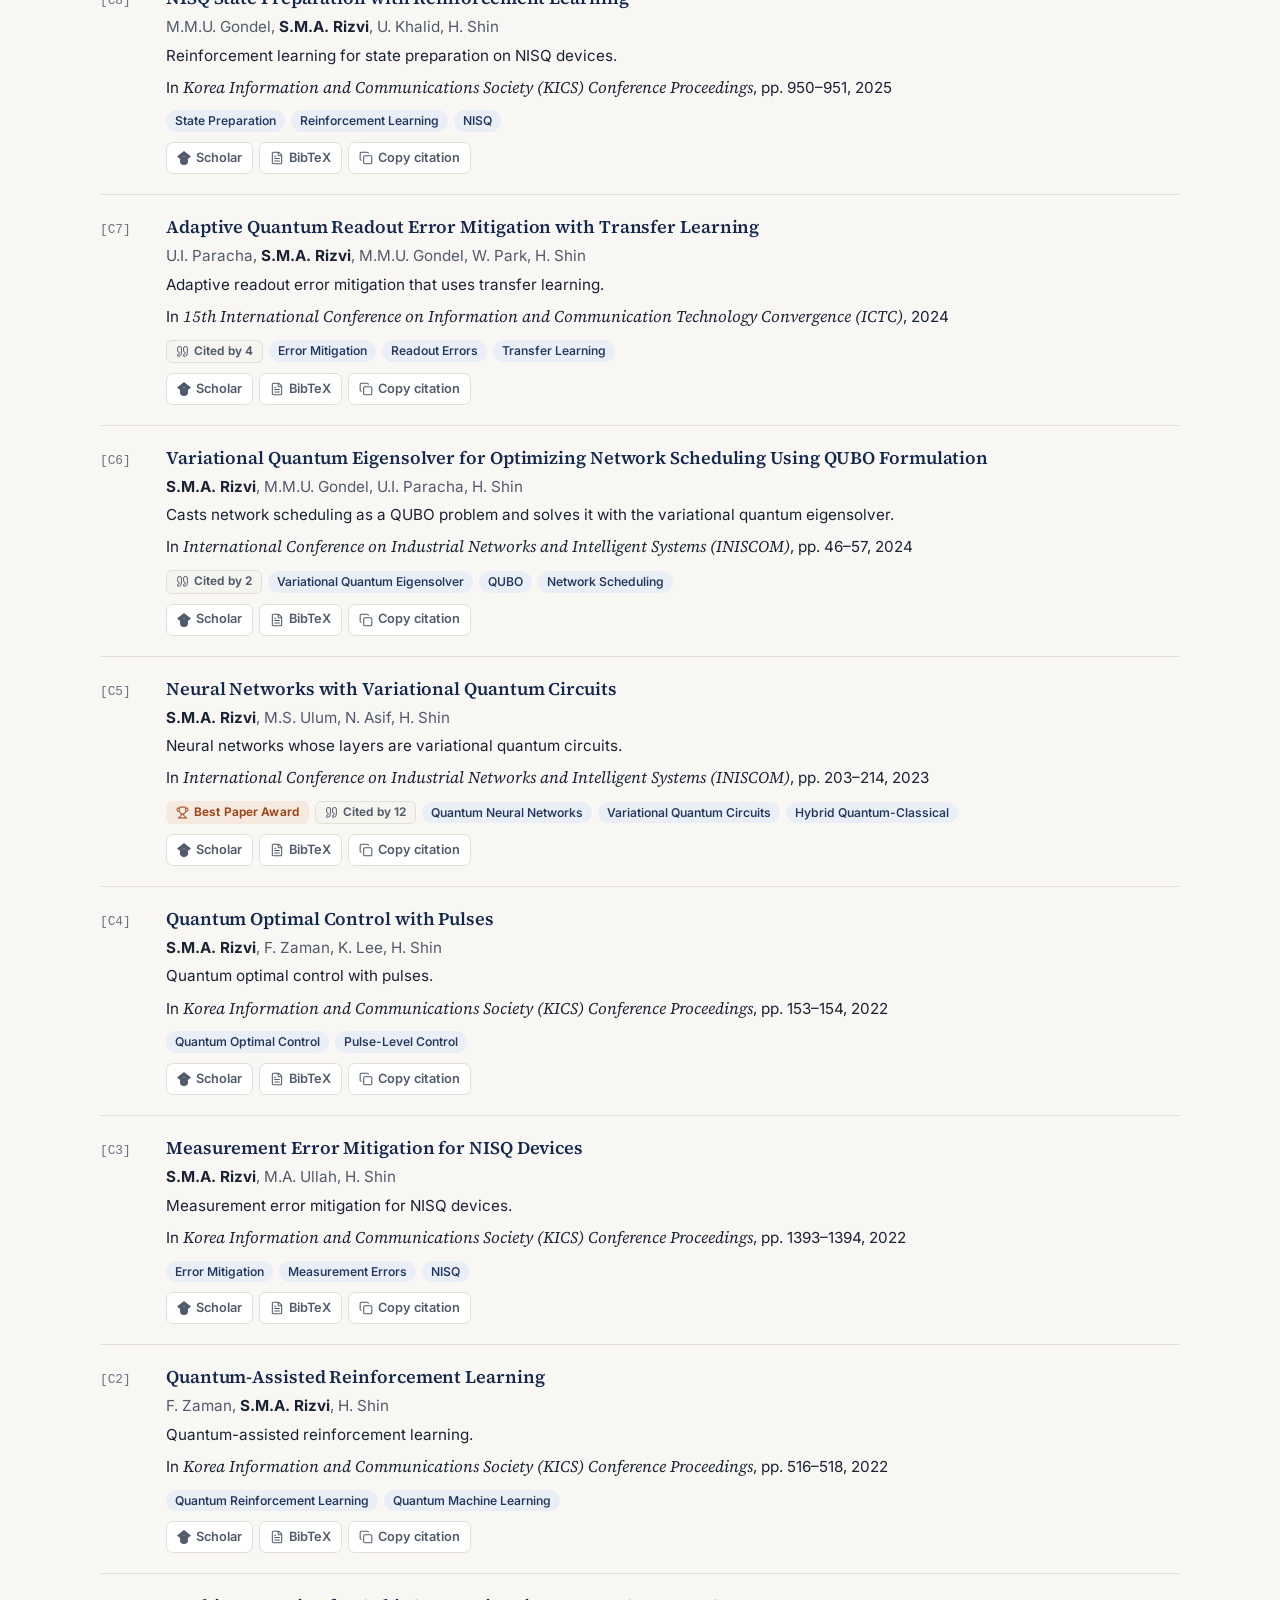
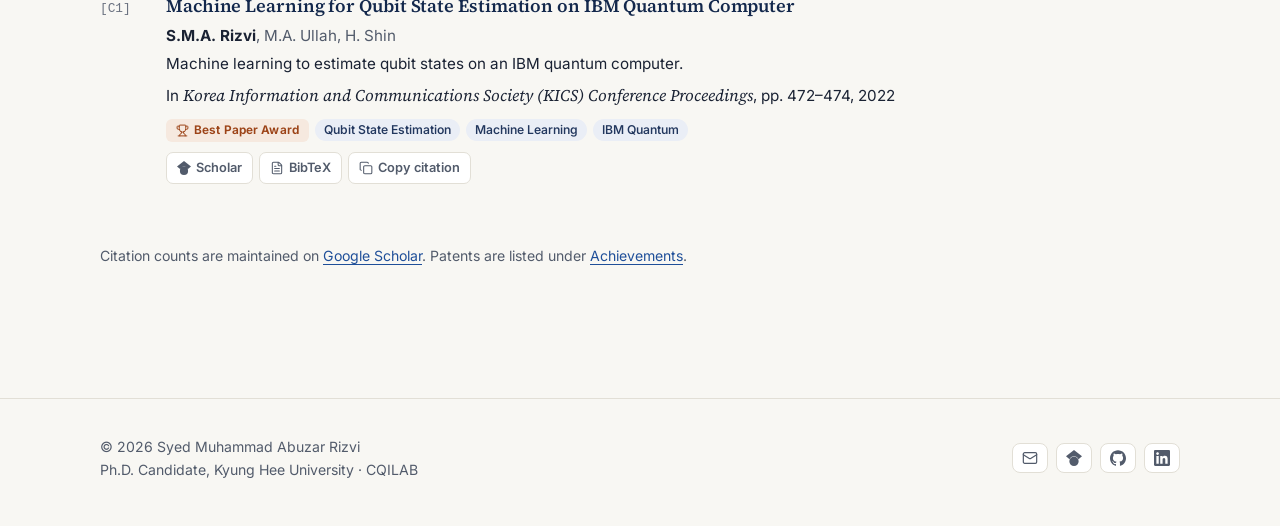
<file: publications.html>
<!doctype html>
<html lang="en">
<head>
  <meta charset="utf-8">
  <meta name="viewport" content="width=device-width, initial-scale=1">
  <title>Publications — Syed Muhammad Abuzar Rizvi</title>
  <meta name="description" content="Journal and conference publications of S.M.A. Rizvi in quantum machine learning, quantum communication, variational quantum algorithms, quantum control and quantum error mitigation, with BibTeX and citations.">
  <meta name="author" content="Syed Muhammad Abuzar Rizvi">
  <link rel="canonical" href="https://smabuzarrizvi.github.io/publications.html">
  <meta name="theme-color" content="#f8f7f3" media="(prefers-color-scheme: light)">
  <meta name="theme-color" content="#0d1320" media="(prefers-color-scheme: dark)">
  <meta property="og:type" content="website">
  <meta property="og:site_name" content="Syed Muhammad Abuzar Rizvi">
  <meta property="og:title" content="Publications — Syed Muhammad Abuzar Rizvi">
  <meta property="og:description" content="Journal and conference publications of S.M.A. Rizvi in quantum machine learning, quantum communication, variational quantum algorithms, quantum control and quantum error mitigation, with BibTeX and citations.">
  <meta property="og:url" content="https://smabuzarrizvi.github.io/publications.html">
  <meta property="og:image" content="https://smabuzarrizvi.github.io/assets/images/og-image.png">
  <meta property="og:image:width" content="1200">
  <meta property="og:image:height" content="630">
  <meta property="og:image:alt" content="Syed Muhammad Abuzar Rizvi — Ph.D. candidate in quantum computing, Kyung Hee University">
  <meta name="twitter:card" content="summary_large_image">
  <meta name="twitter:title" content="Publications — Syed Muhammad Abuzar Rizvi">
  <meta name="twitter:description" content="Journal and conference publications of S.M.A. Rizvi in quantum machine learning, quantum communication, variational quantum algorithms, quantum control and quantum error mitigation, with BibTeX and citations.">
  <meta name="twitter:image" content="https://smabuzarrizvi.github.io/assets/images/og-image.png">
  <link rel="icon" href="assets/images/favicon.svg" type="image/svg+xml">
  <link rel="apple-touch-icon" href="assets/images/apple-touch-icon.png">
  <link rel="preload" href="assets/fonts/inter-var-latin.woff2" as="font" type="font/woff2" crossorigin>
  <link rel="preload" href="assets/fonts/source-serif-4-var-latin.woff2" as="font" type="font/woff2" crossorigin>
  <link rel="stylesheet" href="css/style.css?v=20261104">
  <script>try{var t=localStorage.getItem("theme");if(t==="light"||t==="dark")document.documentElement.setAttribute("data-theme",t)}catch(e){}</script>
  <script src="js/main.js?v=20261104" defer></script>
  <script src="js/publications.js?v=20261104" defer></script>
  <script src="js/analytics.js?v=20261104" defer></script>
</head>
<body data-page="publications">
  <a class="skip-link" href="#main">Skip to content</a>
  <header class="site-header">
    <div class="container nav-wrap">
      <a class="brand" href="./">S.M.A. Rizvi<span class="brand-mark">.</span></a>
      <nav class="site-nav" aria-label="Primary">
        <ul class="nav-menu" id="nav-menu">
          <li><a href="./">Home</a></li>
          <li><a href="research.html">Research</a></li>
          <li><a href="publications.html" aria-current="page">Publications</a></li>
          <li><a href="projects.html">Projects</a></li>
          <li><a href="achievements.html">Achievements</a></li>
          <li><a href="education.html">Education</a></li>
          <li><a href="cv.html">CV</a></li>
          <li><a href="contact.html">Contact</a></li>
        </ul>
      </nav>
      <button class="icon-btn theme-toggle" type="button" aria-label="Toggle dark mode">
        <svg class="icon icon-sun" aria-hidden="true" focusable="false"><use href="assets/icons/sprite.svg#i-sun"></use></svg><svg class="icon icon-moon" aria-hidden="true" focusable="false"><use href="assets/icons/sprite.svg#i-moon"></use></svg>
      </button>
      <button class="icon-btn nav-toggle" type="button" aria-label="Open menu" aria-expanded="false" aria-controls="nav-menu">
        <svg class="icon icon-menu" aria-hidden="true" focusable="false"><use href="assets/icons/sprite.svg#i-menu"></use></svg><svg class="icon icon-x" aria-hidden="true" focusable="false"><use href="assets/icons/sprite.svg#i-x"></use></svg>
      </button>
    </div>
  </header>

  <main id="main">
    <section class="page-hero">
      <div class="container">
        <p class="eyebrow">Publications</p>
        <h1>Publications</h1>
        <p class="lede">Peer-reviewed journal articles and conference papers. Use the search box and filters to narrow the list; every entry offers a BibTeX record and a formatted citation.</p>
      </div>
    </section>
    <section class="section" style="padding-top:8px" aria-label="Publication list">
      <div class="container">
        <form class="card pub-controls" id="pub-controls" role="search" onsubmit="return false">
          <div class="row">
            <label class="search">
              <span class="visually-hidden">Search publications</span>
              <svg class="icon" aria-hidden="true" focusable="false"><use href="assets/icons/sprite.svg#i-search"></use></svg>
              <input class="input" type="search" id="pub-search" placeholder="Search title, author, venue, year or keyword" autocomplete="off">
            </label>
          </div>
          <div class="row">
            <label><span class="visually-hidden">Research area</span>
              <select class="select" id="pub-theme"><option value="">All research areas</option></select></label>
            <label><span class="visually-hidden">Year</span>
              <select class="select" id="pub-year"><option value="">All years</option></select></label>
            <label><span class="visually-hidden">Sort order</span>
              <select class="select" id="pub-sort"><option value="desc">Newest first</option><option value="asc">Oldest first</option></select></label>
          </div>
          <div class="row row-full" style="justify-content:space-between">
            <div class="chips" id="pub-types" role="group" aria-label="Publication type"></div>
            <span class="result-count" id="pub-count" aria-live="polite"></span>
          </div>
        </form>
        <div id="pub-root"></div>
        <p class="small muted">Citation counts are maintained on <a href="https://scholar.google.com/citations?user=A_in-QMAAAAJ&amp;hl=en" rel="noopener">Google Scholar</a>. Patents are listed under <a href="achievements.html#patents">Achievements</a>.</p>
      </div>
    </section>
  </main>

  <footer class="site-footer">
    <div class="container footer-grid">
      <div>
        <p>&copy; <span data-year></span> Syed Muhammad Abuzar Rizvi</p>
        <p class="small">Ph.D. Candidate, Kyung Hee University &middot; CQILAB</p>
      </div>
      <ul class="social" data-social="compact" aria-label="Profiles"></ul>
    </div>
  </footer>
  <div class="toast" role="status" aria-live="polite"></div>
</body>
</html>
</file>
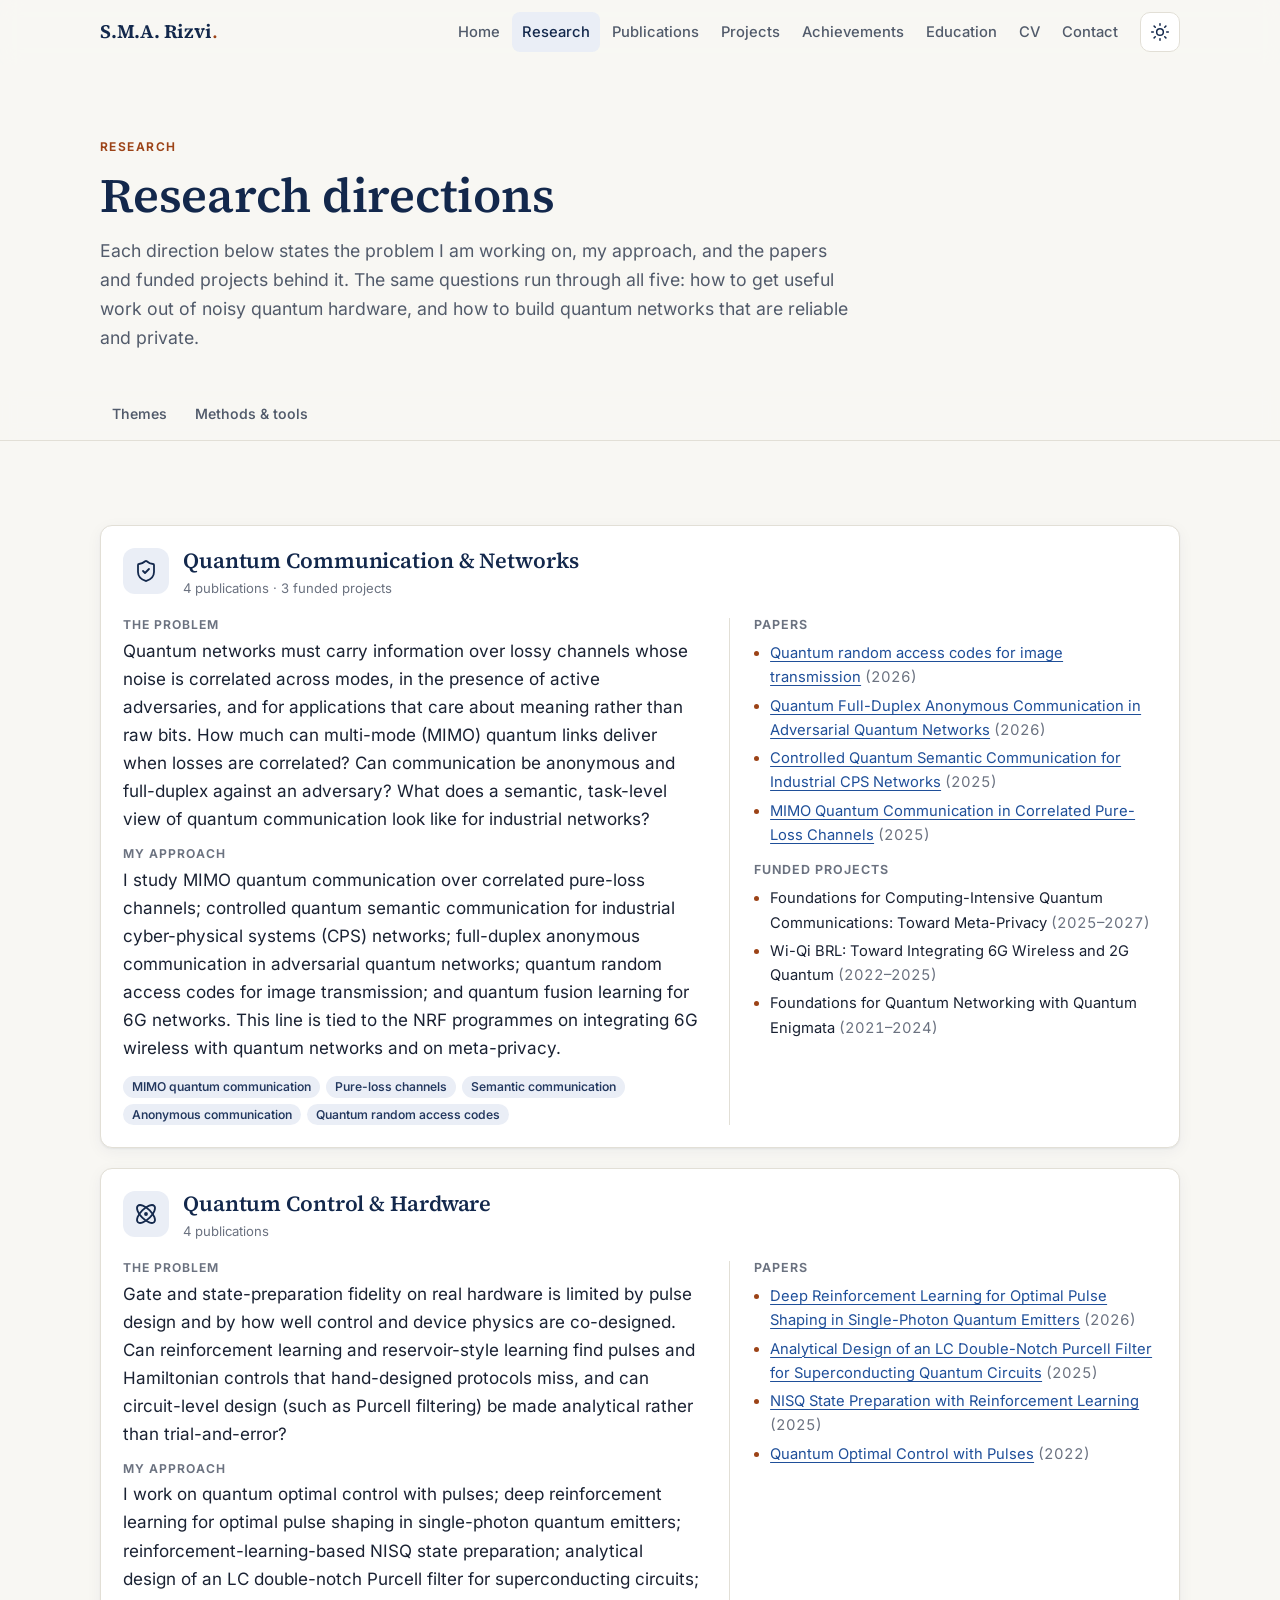
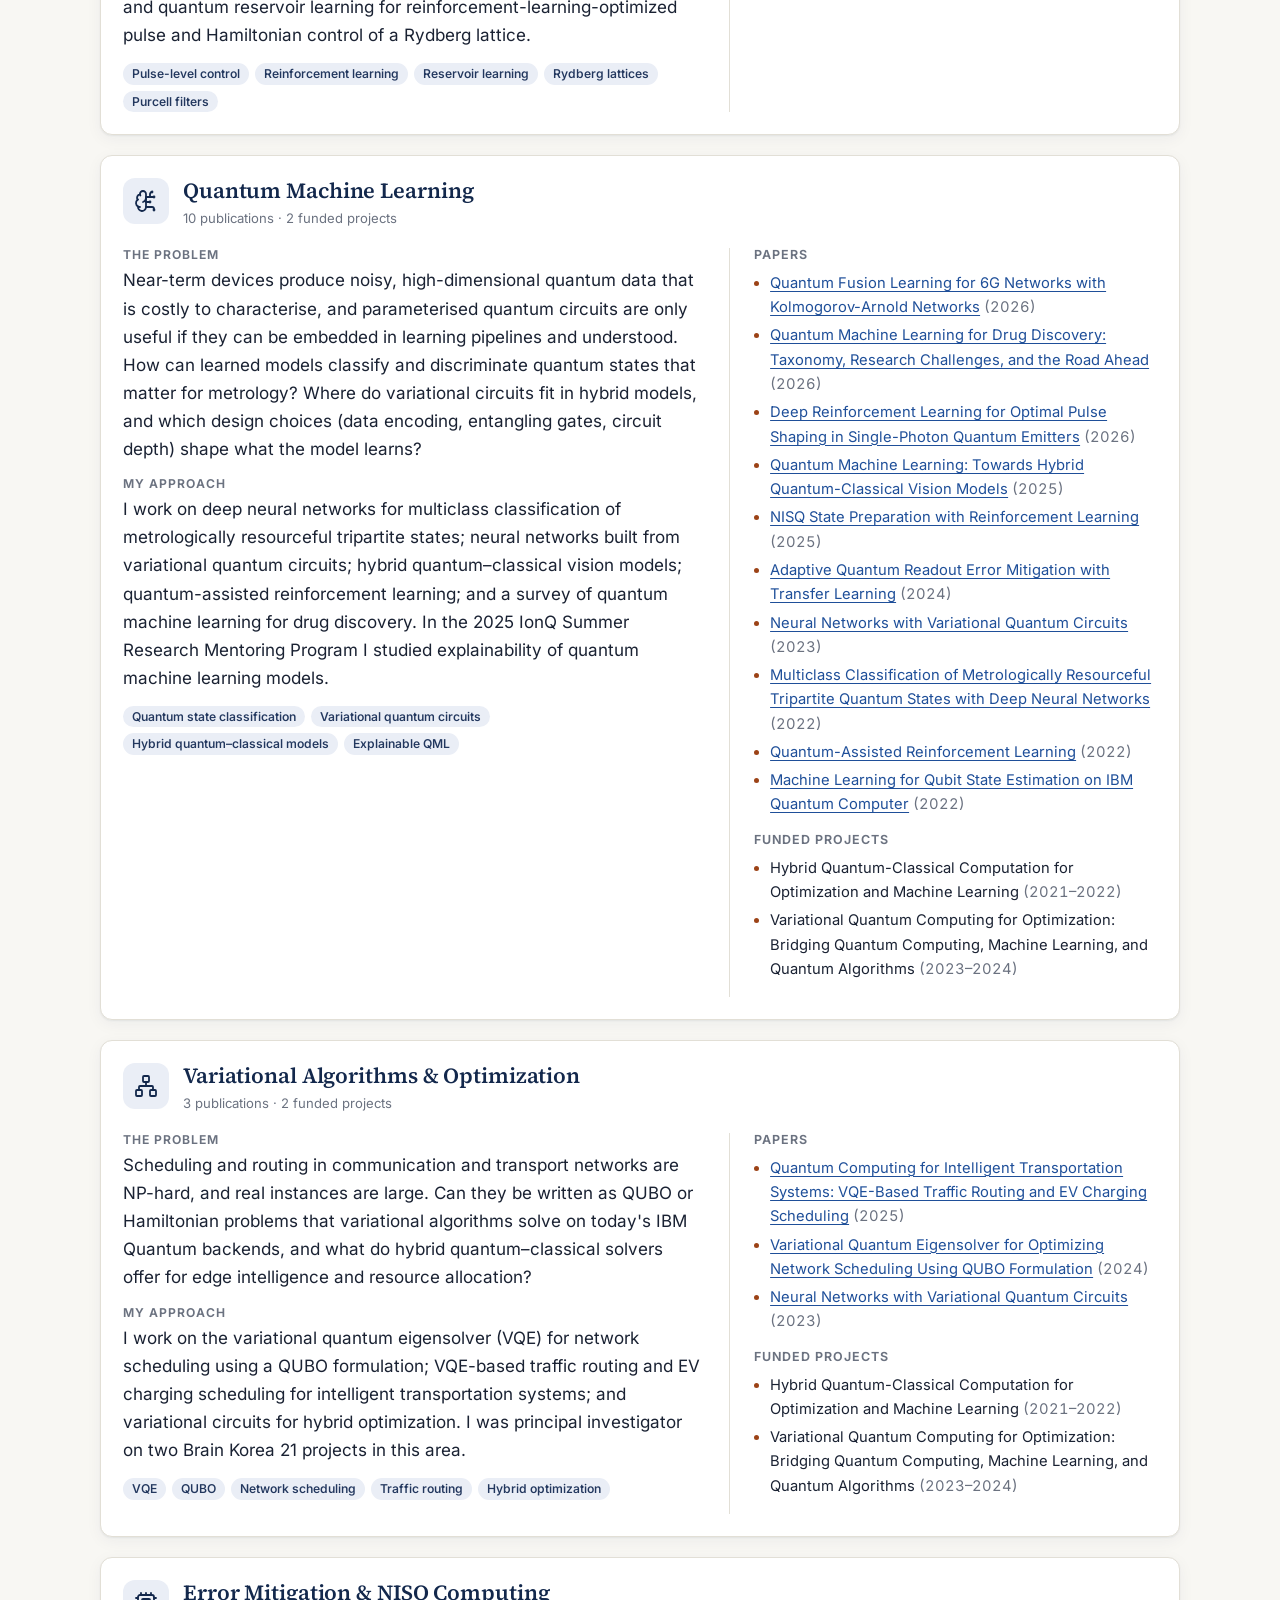
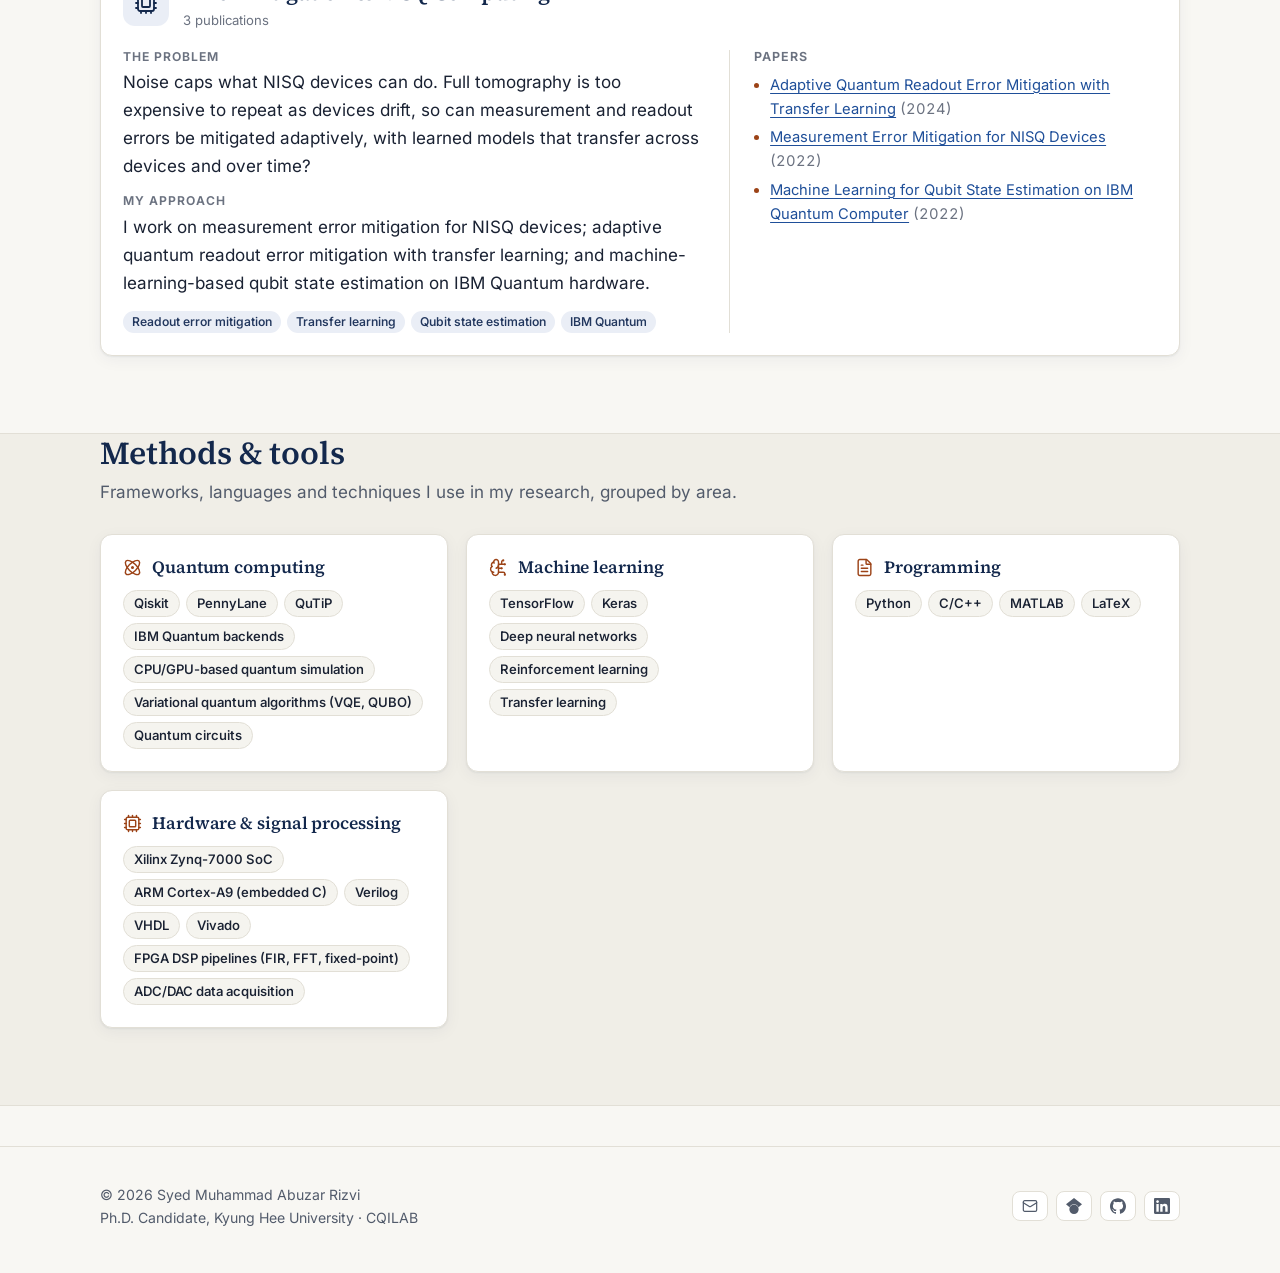
<file: research.html>
<!doctype html>
<html lang="en">
<head>
  <meta charset="utf-8">
  <meta name="viewport" content="width=device-width, initial-scale=1">
  <title>Research — Syed Muhammad Abuzar Rizvi</title>
  <meta name="description" content="Research of S.M.A. Rizvi: the problems, approach and papers in quantum communication and networks, learning-based quantum control, quantum machine learning, variational optimization and NISQ error mitigation.">
  <meta name="author" content="Syed Muhammad Abuzar Rizvi">
  <link rel="canonical" href="https://smabuzarrizvi.github.io/research.html">
  <meta name="theme-color" content="#f8f7f3" media="(prefers-color-scheme: light)">
  <meta name="theme-color" content="#0d1320" media="(prefers-color-scheme: dark)">
  <meta property="og:type" content="website">
  <meta property="og:site_name" content="Syed Muhammad Abuzar Rizvi">
  <meta property="og:title" content="Research — Syed Muhammad Abuzar Rizvi">
  <meta property="og:description" content="Research of S.M.A. Rizvi: the problems, approach and papers in quantum communication and networks, learning-based quantum control, quantum machine learning, variational optimization and NISQ error mitigation.">
  <meta property="og:url" content="https://smabuzarrizvi.github.io/research.html">
  <meta property="og:image" content="https://smabuzarrizvi.github.io/assets/images/og-image.png">
  <meta property="og:image:width" content="1200">
  <meta property="og:image:height" content="630">
  <meta property="og:image:alt" content="Syed Muhammad Abuzar Rizvi — Ph.D. candidate in quantum computing, Kyung Hee University">
  <meta name="twitter:card" content="summary_large_image">
  <meta name="twitter:title" content="Research — Syed Muhammad Abuzar Rizvi">
  <meta name="twitter:description" content="Research of S.M.A. Rizvi: the problems, approach and papers in quantum communication and networks, learning-based quantum control, quantum machine learning, variational optimization and NISQ error mitigation.">
  <meta name="twitter:image" content="https://smabuzarrizvi.github.io/assets/images/og-image.png">
  <link rel="icon" href="assets/images/favicon.svg" type="image/svg+xml">
  <link rel="apple-touch-icon" href="assets/images/apple-touch-icon.png">
  <link rel="preload" href="assets/fonts/inter-var-latin.woff2" as="font" type="font/woff2" crossorigin>
  <link rel="preload" href="assets/fonts/source-serif-4-var-latin.woff2" as="font" type="font/woff2" crossorigin>
  <link rel="stylesheet" href="css/style.css?v=20261104">
  <script>try{var t=localStorage.getItem("theme");if(t==="light"||t==="dark")document.documentElement.setAttribute("data-theme",t)}catch(e){}</script>
  <script src="js/main.js?v=20261104" defer></script>
  <script src="js/publications.js?v=20261104" defer></script>
  <script src="js/analytics.js?v=20261104" defer></script>
</head>
<body data-page="research">
  <a class="skip-link" href="#main">Skip to content</a>
  <header class="site-header">
    <div class="container nav-wrap">
      <a class="brand" href="./">S.M.A. Rizvi<span class="brand-mark">.</span></a>
      <nav class="site-nav" aria-label="Primary">
        <ul class="nav-menu" id="nav-menu">
          <li><a href="./">Home</a></li>
          <li><a href="research.html" aria-current="page">Research</a></li>
          <li><a href="publications.html">Publications</a></li>
          <li><a href="projects.html">Projects</a></li>
          <li><a href="achievements.html">Achievements</a></li>
          <li><a href="education.html">Education</a></li>
          <li><a href="cv.html">CV</a></li>
          <li><a href="contact.html">Contact</a></li>
        </ul>
      </nav>
      <button class="icon-btn theme-toggle" type="button" aria-label="Toggle dark mode">
        <svg class="icon icon-sun" aria-hidden="true" focusable="false"><use href="assets/icons/sprite.svg#i-sun"></use></svg><svg class="icon icon-moon" aria-hidden="true" focusable="false"><use href="assets/icons/sprite.svg#i-moon"></use></svg>
      </button>
      <button class="icon-btn nav-toggle" type="button" aria-label="Open menu" aria-expanded="false" aria-controls="nav-menu">
        <svg class="icon icon-menu" aria-hidden="true" focusable="false"><use href="assets/icons/sprite.svg#i-menu"></use></svg><svg class="icon icon-x" aria-hidden="true" focusable="false"><use href="assets/icons/sprite.svg#i-x"></use></svg>
      </button>
    </div>
  </header>

  <main id="main">
    <section class="page-hero">
      <div class="container">
        <p class="eyebrow">Research</p>
        <h1>Research directions</h1>
        <p class="lede">Each direction below states the problem I am working on, my approach, and the papers and funded projects behind it. The same questions run through all five: how to get useful work out of noisy quantum hardware, and how to build quantum networks that are reliable and private.</p>
      </div>
    </section>
    <nav class="subnav" aria-label="On this page"><div class="container"><ul><li><a href="#themes">Themes</a></li><li><a href="#skills">Methods &amp; tools</a></li></ul></div></nav>
    <section class="section" id="themes" aria-labelledby="themes-title">
      <div class="container">
        <h2 id="themes-title" class="visually-hidden">Research themes</h2>
        <div class="grid grid-2" id="themes-root"></div>
      </div>
    </section>

    <section class="section section-alt" id="skills" aria-labelledby="skills-title">
      <div class="container">
        <div class="section-head">
          <div>
            <h2 id="skills-title">Methods &amp; tools</h2>
            <p>Frameworks, languages and techniques I use in my research, grouped by area.</p>
          </div>
        </div>
        <div class="skills-grid" id="skills-root"></div>
      </div>
    </section>
  </main>

  <footer class="site-footer">
    <div class="container footer-grid">
      <div>
        <p>&copy; <span data-year></span> Syed Muhammad Abuzar Rizvi</p>
        <p class="small">Ph.D. Candidate, Kyung Hee University &middot; CQILAB</p>
      </div>
      <ul class="social" data-social="compact" aria-label="Profiles"></ul>
    </div>
  </footer>
  <div class="toast" role="status" aria-live="polite"></div>
</body>
</html>
</file>
<file: css/style.css>
/* ==========================================================================
   Academic website — S.M.A. Rizvi
   Plain CSS, no framework. Colours are tokens on :root; dark mode redefines
   them under [data-theme="dark"] (set by the toggle) or the OS preference.
   ========================================================================== */

/* ---------- Fonts (self-hosted, variable) ---------- */
@font-face {
  font-family: "Inter";
  src: url("../assets/fonts/inter-var-latin.woff2") format("woff2");
  font-weight: 100 900;
  font-style: normal;
  font-display: swap;
}
@font-face {
  font-family: "Source Serif 4";
  src: url("../assets/fonts/source-serif-4-var-latin.woff2") format("woff2");
  font-weight: 200 900;
  font-style: normal;
  font-display: swap;
}
@font-face {
  font-family: "Source Serif 4";
  src: url("../assets/fonts/source-serif-4-var-latin-italic.woff2") format("woff2");
  font-weight: 200 900;
  font-style: italic;
  font-display: swap;
}

/* ---------- Tokens ---------- */
:root {
  --bg: #f8f7f3;
  --bg-alt: #f0eee7;
  --surface: #ffffff;
  --surface-2: #f5f4ef;
  --border: #e2dfd6;
  --border-strong: #cfcbbf;
  --text: #1a2233;
  --text-muted: #525b6b;
  --text-faint: #6b7280;
  --navy: #13284c;
  --navy-2: #1f3b6b;
  --accent: #9c4317;
  --accent-soft: #f6e9df;
  --link: #1f4f99;
  --tag-bg: #eaeef6;
  --tag-text: #22375e;
  --success: #1c6b43;
  --success-soft: #e3f2e9;
  --warn: #8a5a00;
  --warn-soft: #fbf0d9;
  --shadow: 0 1px 2px rgba(19, 40, 76, .06), 0 4px 16px rgba(19, 40, 76, .05);
  --shadow-hover: 0 2px 4px rgba(19, 40, 76, .08), 0 10px 28px rgba(19, 40, 76, .09);
  --map-dot: #c9cfdb;
  --radius: 12px;
  --radius-sm: 8px;
  --serif: "Source Serif 4", "Iowan Old Style", "Palatino Linotype", Georgia, serif;
  --sans: "Inter", system-ui, -apple-system, "Segoe UI", Roboto, "Helvetica Neue", Arial, sans-serif;
  --mono: ui-monospace, SFMono-Regular, Menlo, Consolas, "Liberation Mono", monospace;
  --container: 1120px;
  --header-h: 64px;
  color-scheme: light;
}

@media (prefers-color-scheme: dark) {
  :root:not([data-theme="light"]) {
    --bg: #0d1320;
    --bg-alt: #111a2a;
    --surface: #141d2e;
    --surface-2: #19243a;
    --border: #243149;
    --border-strong: #33425f;
    --text: #e5e9f0;
    --text-muted: #a9b3c4;
    --text-faint: #8c97aa;
    --navy: #d3def3;
    --navy-2: #a9bde3;
    --accent: #e8a06f;
    --accent-soft: #33241b;
    --link: #8fb4ef;
    --tag-bg: #1e2b44;
    --tag-text: #c3d2ee;
    --success: #7fd3a4;
    --success-soft: #16301f;
    --warn: #f0c46b;
    --warn-soft: #33290f;
    --shadow: 0 1px 2px rgba(0, 0, 0, .3), 0 4px 16px rgba(0, 0, 0, .25);
    --shadow-hover: 0 2px 4px rgba(0, 0, 0, .35), 0 10px 28px rgba(0, 0, 0, .35);
    --map-dot: #2c3a55;
    color-scheme: dark;
  }
}
:root[data-theme="dark"] {
  --bg: #0d1320;
  --bg-alt: #111a2a;
  --surface: #141d2e;
  --surface-2: #19243a;
  --border: #243149;
  --border-strong: #33425f;
  --text: #e5e9f0;
  --text-muted: #a9b3c4;
  --text-faint: #8c97aa;
  --navy: #d3def3;
  --navy-2: #a9bde3;
  --accent: #e8a06f;
  --accent-soft: #33241b;
  --link: #8fb4ef;
  --tag-bg: #1e2b44;
  --tag-text: #c3d2ee;
  --success: #7fd3a4;
  --success-soft: #16301f;
  --warn: #f0c46b;
  --warn-soft: #33290f;
  --shadow: 0 1px 2px rgba(0, 0, 0, .3), 0 4px 16px rgba(0, 0, 0, .25);
  --shadow-hover: 0 2px 4px rgba(0, 0, 0, .35), 0 10px 28px rgba(0, 0, 0, .35);
  --map-dot: #2c3a55;
  color-scheme: dark;
}

/* ---------- Base ---------- */
*, *::before, *::after { box-sizing: border-box; }
html {
  -webkit-text-size-adjust: 100%;
  scroll-behavior: smooth;
  scroll-padding-top: calc(var(--header-h) + 16px);
}
@media (prefers-reduced-motion: reduce) {
  html { scroll-behavior: auto; }
  *, *::before, *::after { animation: none !important; transition: none !important; }
}
body {
  margin: 0;
  background: var(--bg);
  color: var(--text);
  font-family: var(--sans);
  font-size: clamp(1rem, .96rem + .2vw, 1.0625rem);
  line-height: 1.65;
  text-rendering: optimizeLegibility;
  -webkit-font-smoothing: antialiased;
}
img, svg { max-width: 100%; }
img { height: auto; display: block; }
a { color: var(--link); text-decoration-thickness: 1px; text-underline-offset: 3px; }
a:hover { color: var(--accent); }
h1, h2, h3, h4 {
  font-family: var(--serif);
  color: var(--navy);
  line-height: 1.2;
  font-weight: 600;
  margin: 0 0 .5em;
  letter-spacing: -.005em;
}
h1 { font-size: clamp(2rem, 1.5rem + 2.2vw, 3rem); }
h2 { font-size: clamp(1.5rem, 1.25rem + 1vw, 2rem); }
h3 { font-size: clamp(1.1rem, 1.04rem + .3vw, 1.25rem); }
p { margin: 0 0 1em; }
ul { padding-left: 1.2em; }
::selection { background: var(--accent-soft); color: var(--text); }
:focus-visible { outline: 2px solid var(--accent); outline-offset: 2px; border-radius: 4px; }

.container { width: 100%; max-width: var(--container); margin: 0 auto; padding: 0 20px; }
@media (max-width: 480px) { .container { padding: 0 16px; } }
.visually-hidden {
  position: absolute !important; width: 1px; height: 1px; padding: 0; margin: -1px;
  overflow: hidden; clip: rect(0 0 0 0); white-space: nowrap; border: 0;
}
.skip-link {
  position: absolute; left: 12px; top: -48px; z-index: 200;
  background: var(--navy); color: var(--bg); padding: 8px 14px; border-radius: var(--radius-sm);
  text-decoration: none; font-weight: 600;
}
.skip-link:focus { top: 12px; color: var(--bg); }
.icon { width: 1.1em; height: 1.1em; flex: none; vertical-align: -.18em; }
[hidden] { display: none !important; }

/* ---------- Header / navigation ---------- */
.site-header {
  position: sticky; top: 0; z-index: 100;
  background: color-mix(in srgb, var(--bg) 88%, transparent);
  backdrop-filter: saturate(160%) blur(10px);
  -webkit-backdrop-filter: saturate(160%) blur(10px);
  border-bottom: 1px solid transparent;
  transition: border-color .2s ease, box-shadow .2s ease;
}
.site-header.scrolled { border-bottom-color: var(--border); box-shadow: 0 1px 12px rgba(0,0,0,.04); }
.nav-wrap { display: flex; align-items: center; gap: 12px; height: var(--header-h); }
.brand {
  font-family: var(--serif); font-weight: 650; font-size: 1.2rem; color: var(--navy);
  text-decoration: none; white-space: nowrap; margin-right: auto; letter-spacing: -.01em;
}
.brand:hover { color: var(--navy); }
.brand .brand-mark { color: var(--accent); font-weight: 500; }
.nav-menu { display: flex; align-items: center; gap: 2px; list-style: none; margin: 0; padding: 0; }
.nav-menu a {
  display: block; padding: 8px 10px; border-radius: 8px; color: var(--text-muted);
  text-decoration: none; font-size: .92rem; font-weight: 500; white-space: nowrap;
}
.nav-menu a:hover { color: var(--navy); background: var(--surface-2); }
.nav-menu a[aria-current="page"] { color: var(--navy); background: var(--tag-bg); }
.icon-btn {
  display: inline-grid; place-items: center; width: 40px; height: 40px; flex: none;
  border: 1px solid var(--border); border-radius: 10px; background: var(--surface);
  color: var(--navy); cursor: pointer; padding: 0;
}
.icon-btn:hover { border-color: var(--border-strong); background: var(--surface-2); }
.icon-btn .icon { width: 20px; height: 20px; }
.theme-toggle .icon-moon { display: none; }
:root[data-theme="dark"] .theme-toggle .icon-sun { display: none; }
:root[data-theme="dark"] .theme-toggle .icon-moon { display: block; }
.nav-toggle { display: none; }

@media (max-width: 1080px) {
  .nav-toggle { display: inline-grid; }
  .site-nav { order: 3; }
  .nav-menu {
    position: fixed; left: 0; right: 0; top: var(--header-h);
    flex-direction: column; align-items: stretch; gap: 0;
    background: var(--bg); border-bottom: 1px solid var(--border);
    padding: 8px 16px 16px; box-shadow: 0 16px 32px rgba(0,0,0,.08);
    max-height: calc(100vh - var(--header-h)); overflow-y: auto;
    transform: translateY(-8px); opacity: 0; visibility: hidden;
    transition: opacity .18s ease, transform .18s ease, visibility .18s;
  }
  .nav-menu.open { transform: none; opacity: 1; visibility: visible; }
  .nav-menu a { padding: 12px 12px; font-size: 1rem; }
  .nav-toggle .icon-x { display: none; }
  .nav-toggle[aria-expanded="true"] .icon-x { display: block; }
  .nav-toggle[aria-expanded="true"] .icon-menu { display: none; }
}

/* ---------- Layout sections ---------- */
main { display: block; }
.section { padding: clamp(48px, 6vw, 80px) 0; }
.section + .section { padding-top: 0; }
.section-alt { background: var(--bg-alt); border-top: 1px solid var(--border); border-bottom: 1px solid var(--border); }
.section-alt + .section { padding-top: clamp(48px, 6vw, 80px); }
.section-head { display: flex; align-items: end; justify-content: space-between; gap: 16px; flex-wrap: wrap; margin-bottom: 28px; }
.section-head h2 { margin: 0; }
.section-head p { margin: 6px 0 0; color: var(--text-muted); max-width: 62ch; }
.eyebrow {
  font-family: var(--sans); text-transform: uppercase; letter-spacing: .12em;
  font-size: .75rem; font-weight: 650; color: var(--accent); margin: 0 0 10px;
}
.more-link { display: inline-flex; align-items: center; gap: 6px; font-weight: 600; text-decoration: none; font-size: .95rem; }
.more-link:hover .icon { transform: translateX(3px); }
.more-link .icon { transition: transform .15s ease; }

.page-hero { padding: clamp(40px, 6vw, 72px) 0 clamp(24px, 3vw, 36px); }
.page-hero h1 { margin-bottom: 12px; }
.page-hero .lede { font-size: 1.1rem; color: var(--text-muted); max-width: 68ch; margin: 0; }

.subnav {
  position: sticky; top: var(--header-h); z-index: 50;
  background: color-mix(in srgb, var(--bg) 92%, transparent);
  backdrop-filter: blur(8px); -webkit-backdrop-filter: blur(8px);
  border-bottom: 1px solid var(--border); margin-bottom: 8px;
}
.subnav ul { display: flex; gap: 4px; list-style: none; margin: 0; padding: 8px 0; overflow-x: auto; scrollbar-width: none; }
.subnav ul::-webkit-scrollbar { display: none; }
.subnav a {
  display: block; padding: 6px 12px; border-radius: 999px; font-size: .88rem; font-weight: 550;
  color: var(--text-muted); text-decoration: none; white-space: nowrap;
}
.subnav a:hover { color: var(--navy); background: var(--surface-2); }
.subnav a.active { color: var(--navy); background: var(--tag-bg); }

/* ---------- Cards, tags, badges, buttons ---------- */
.card {
  background: var(--surface); border: 1px solid var(--border); border-radius: var(--radius);
  padding: 22px; box-shadow: var(--shadow);
}
.card-hover { transition: box-shadow .2s ease, transform .2s ease, border-color .2s ease; }
.card-hover:hover { box-shadow: var(--shadow-hover); border-color: var(--border-strong); transform: translateY(-2px); }
.grid { display: grid; gap: 20px; }
.grid-2 { grid-template-columns: repeat(auto-fill, minmax(min(100%, 420px), 1fr)); }
.grid-3 { grid-template-columns: repeat(auto-fill, minmax(min(100%, 300px), 1fr)); }

.tags { display: flex; flex-wrap: wrap; gap: 6px; list-style: none; padding: 0; margin: 0; }
.tag {
  display: inline-block; font-size: .76rem; font-weight: 550; line-height: 1.3;
  padding: 3px 9px; border-radius: 999px; background: var(--tag-bg); color: var(--tag-text);
}
.badge {
  display: inline-flex; align-items: center; gap: 5px; font-size: .74rem; font-weight: 650;
  line-height: 1.3; padding: 3px 9px; border-radius: 6px; letter-spacing: .01em;
  background: var(--surface-2); color: var(--text-muted); border: 1px solid var(--border);
}
.badge .icon { width: 13px; height: 13px; }
.badge-award { background: var(--accent-soft); color: var(--accent); border-color: transparent; }
.badge-active, .badge-granted { background: var(--success-soft); color: var(--success); border-color: transparent; }
.badge-planned, .badge-submitted { background: var(--warn-soft); color: var(--warn); border-color: transparent; }

.btn {
  display: inline-flex; align-items: center; justify-content: center; gap: 8px;
  font: inherit; font-size: .93rem; font-weight: 600; line-height: 1;
  padding: 11px 18px; border-radius: 10px; border: 1px solid transparent;
  text-decoration: none; cursor: pointer; transition: background .15s ease, border-color .15s ease, color .15s ease;
  min-height: 42px;
}
.btn-primary { background: var(--navy); color: var(--bg); }
.btn-primary:hover { background: var(--navy-2); color: var(--bg); }
.btn-outline { background: var(--surface); color: var(--navy); border-color: var(--border-strong); }
.btn-outline:hover { border-color: var(--navy); color: var(--navy); }
.btn-sm {
  font-size: .8rem; padding: 6px 10px; min-height: 32px; border-radius: 7px; gap: 5px;
  background: var(--surface); color: var(--text-muted); border-color: var(--border);
}
.btn-sm:hover { color: var(--navy); border-color: var(--border-strong); background: var(--surface-2); }
.btn-sm .icon { width: 14px; height: 14px; }
.btn-sm[aria-expanded="true"] { background: var(--tag-bg); color: var(--navy); border-color: transparent; }

.chips { display: flex; flex-wrap: wrap; gap: 8px; }
.chip {
  font: inherit; font-size: .85rem; font-weight: 550; padding: 7px 14px; min-height: 36px;
  border-radius: 999px; border: 1px solid var(--border); background: var(--surface);
  color: var(--text-muted); cursor: pointer; display: inline-flex; align-items: center; gap: 6px;
}
.chip:hover { border-color: var(--border-strong); color: var(--navy); }
.chip[aria-pressed="true"] { background: var(--navy); border-color: var(--navy); color: var(--bg); }
.chip .count { font-size: .75rem; color: var(--text-faint); font-variant-numeric: tabular-nums; }
.chip[aria-pressed="true"] .count { color: inherit; opacity: .8; }

.empty-note { color: var(--text-muted); font-style: italic; padding: 24px 0; }
.muted { color: var(--text-muted); }
.small { font-size: .88rem; }

/* ---------- Home hero ---------- */
.hero { padding: clamp(40px, 7vw, 88px) 0 clamp(40px, 5vw, 64px); }
.hero-grid { display: grid; grid-template-columns: 240px 1fr; gap: clamp(28px, 5vw, 56px); align-items: start; }
.hero-photo {
  width: 240px; aspect-ratio: 1; border-radius: 20px; overflow: hidden;
  background: var(--surface-2); border: 1px solid var(--border); box-shadow: var(--shadow);
}
.hero-photo img { width: 100%; height: 100%; object-fit: cover; }
.hero h1 { margin-bottom: 8px; }
.hero .position { font-size: 1.1rem; font-weight: 600; color: var(--text); margin: 0 0 2px; }
.hero .affiliation { color: var(--text-muted); margin: 0 0 16px; }
.hero .headline {
  font-family: var(--serif); font-style: italic; font-size: 1.12rem; color: var(--navy-2);
  border-left: 3px solid var(--accent); padding-left: 14px; margin: 0 0 18px;
}
.hero .bio { max-width: 66ch; }
.hero-actions { display: flex; flex-wrap: wrap; gap: 10px; margin: 22px 0 18px; }
.social { display: flex; flex-wrap: wrap; gap: 8px; list-style: none; padding: 0; margin: 0; }
.social a {
  display: inline-flex; align-items: center; gap: 7px; padding: 7px 12px; border-radius: 8px;
  border: 1px solid var(--border); background: var(--surface); color: var(--text-muted);
  text-decoration: none; font-size: .87rem; font-weight: 550;
}
.social a:hover { color: var(--navy); border-color: var(--border-strong); }
.social .icon { width: 16px; height: 16px; }
@media (max-width: 760px) {
  .hero-grid { grid-template-columns: 1fr; }
  .hero-photo { width: 148px; border-radius: 16px; }
}

.stats { display: grid; grid-template-columns: repeat(3, minmax(0, 1fr)); gap: 14px; }
@media (max-width: 760px) { .stats { grid-template-columns: repeat(2, minmax(0, 1fr)); } }
.stat {
  background: var(--surface); border: 1px solid var(--border); border-radius: var(--radius);
  padding: 18px 18px 16px; box-shadow: var(--shadow);
}
.stat .value { font-family: var(--serif); font-size: 2.1rem; font-weight: 600; color: var(--navy); line-height: 1; font-variant-numeric: tabular-nums; }
.stat .label { display: block; margin-top: 8px; font-size: .86rem; font-weight: 600; color: var(--text); }
.stat .sub { display: block; font-size: .78rem; color: var(--text-faint); margin-top: 2px; }
.stats-note { font-size: .8rem; color: var(--text-faint); margin: 10px 0 0; }

.focus-list { display: grid; grid-template-columns: repeat(auto-fill, minmax(min(100%, 200px), 1fr)); gap: 12px; list-style: none; padding: 0; margin: 0; }
.focus-list a {
  display: flex; align-items: center; gap: 10px; height: 100%; padding: 14px 16px; border-radius: var(--radius-sm);
  background: var(--surface); border: 1px solid var(--border); color: var(--navy); text-decoration: none;
  font-weight: 600; font-size: .93rem; line-height: 1.35;
}
.focus-list a:hover { border-color: var(--accent); }
.focus-list .icon { width: 22px; height: 22px; color: var(--accent); }

/* ---------- Publications ---------- */
.pub-controls {
  display: grid; grid-template-columns: 1fr auto; gap: 14px 20px; align-items: center;
  padding: 18px; margin-bottom: 28px;
}
.pub-controls .row { display: flex; flex-wrap: wrap; gap: 10px; align-items: center; }
.pub-controls .row-full { grid-column: 1 / -1; }
.search {
  position: relative; flex: 1 1 260px;
}
.search .icon { position: absolute; left: 12px; top: 50%; transform: translateY(-50%); color: var(--text-faint); width: 18px; height: 18px; pointer-events: none; }
.input, .select {
  font: inherit; font-size: .93rem; color: var(--text); background: var(--surface);
  border: 1px solid var(--border-strong); border-radius: 10px; min-height: 42px; padding: 8px 12px;
}
.input { width: 100%; padding-left: 38px; }
.select { padding-right: 32px; appearance: none; -webkit-appearance: none; cursor: pointer;
  background-image: linear-gradient(45deg, transparent 50%, var(--text-muted) 50%), linear-gradient(135deg, var(--text-muted) 50%, transparent 50%);
  background-position: calc(100% - 17px) 55%, calc(100% - 12px) 55%; background-size: 5px 5px; background-repeat: no-repeat;
}
.input:focus, .select:focus { outline: 2px solid var(--accent); outline-offset: 1px; border-color: transparent; }
.result-count { font-size: .88rem; color: var(--text-muted); }
@media (max-width: 760px) {
  .pub-controls { grid-template-columns: 1fr; padding: 14px; }
  .pub-controls .row > label:not(.search) { flex: 1 1 140px; min-width: 0; }
  .pub-controls .select { width: 100%; }
}

.pub-group { margin-bottom: 40px; }
.pub-group > h2 { display: flex; align-items: baseline; gap: 10px; font-size: 1.5rem; padding-bottom: 10px; border-bottom: 1px solid var(--border); margin-bottom: 8px; }
.pub-group > h2 .count { font-family: var(--sans); font-size: .85rem; color: var(--text-faint); font-weight: 500; }
.pub-list { list-style: none; margin: 0; padding: 0; }
.pub {
  display: grid; grid-template-columns: 52px 1fr; gap: 4px 14px;
  padding: 20px 0; border-bottom: 1px solid var(--border);
}
.pub:last-child { border-bottom: 0; }
.pub:target { background: var(--accent-soft); border-radius: var(--radius-sm); }
.pub-num { font-family: var(--mono); font-size: .8rem; color: var(--text-faint); padding-top: 4px; }
.pub-title { font-family: var(--serif); font-size: 1.12rem; font-weight: 600; color: var(--navy); margin: 0 0 4px; line-height: 1.35; }
.pub-authors { margin: 0 0 3px; font-size: .95rem; color: var(--text-muted); }
.pub-authors .me { color: var(--text); font-weight: 700; }
.pub-venue { margin: 0 0 10px; font-size: .95rem; }
.pub-venue em { font-family: var(--serif); font-size: 1.02rem; }
.pub-meta { display: flex; flex-wrap: wrap; gap: 6px; align-items: center; margin-bottom: 10px; }
.pub-actions { display: flex; flex-wrap: wrap; gap: 6px; }
.bibtex {
  margin: 12px 0 0; position: relative;
}
.bibtex pre {
  margin: 0; padding: 14px 16px; border-radius: var(--radius-sm); overflow-x: auto;
  background: var(--surface-2); border: 1px solid var(--border); font-family: var(--mono); font-size: .8rem; line-height: 1.55; color: var(--text);
}
.bibtex .btn-sm { position: absolute; top: 8px; right: 8px; }
@media (max-width: 560px) { .pub { grid-template-columns: 1fr; } .pub-num { padding: 0; } }

.latest-list { list-style: none; padding: 0; margin: 0; display: grid; gap: 14px; }
.latest-item { display: grid; grid-template-columns: 64px 1fr; gap: 16px; align-items: start; }
.latest-year { font-family: var(--serif); font-weight: 600; font-size: 1.25rem; color: var(--accent); padding-top: 2px; }
.latest-item .pub-title { font-size: 1.05rem; }
.latest-item .pub-title a { color: inherit; text-decoration: none; }
.latest-item .pub-title a:hover { color: var(--accent); }

/* ---------- Research ---------- */
.theme-card { display: flex; flex-direction: column; gap: 14px; }
.theme-card header { display: flex; gap: 14px; align-items: flex-start; }
.theme-icon {
  display: grid; place-items: center; width: 46px; height: 46px; flex: none; border-radius: 12px;
  background: var(--tag-bg); color: var(--navy);
}
.theme-icon .icon { width: 24px; height: 24px; }
.theme-card h3 { margin: 0 0 4px; }
.theme-status { font-size: .82rem; color: var(--text-faint); margin: 0; }
.theme-card p.summary { margin: 0; color: var(--text); }
.theme-figure { border-radius: var(--radius-sm); overflow: hidden; border: 1px solid var(--border); }
.related h3 { font-family: var(--sans); font-size: .78rem; text-transform: uppercase; letter-spacing: .08em; color: var(--text-faint); margin: 4px 0 8px; font-weight: 650; }
.related ul { margin: 0; padding-left: 1.1em; font-size: .92rem; }
.related li { margin-bottom: 4px; }
.related li::marker { color: var(--accent); }
.related .yr { color: var(--text-faint); font-variant-numeric: tabular-nums; }
.theme-card .more-link { margin-top: auto; }

.skills-grid { display: grid; grid-template-columns: repeat(auto-fill, minmax(min(100%, 320px), 1fr)); gap: 18px; }
.skill-group h3 { display: flex; align-items: center; gap: 10px; font-size: 1.08rem; margin-bottom: 12px; }
.skill-group h3 .icon { color: var(--accent); }
.skill-group .tags .tag { font-size: .82rem; padding: 4px 10px; background: var(--surface-2); color: var(--text); border: 1px solid var(--border); }

/* ---------- Projects ---------- */
.project-card { display: flex; flex-direction: column; gap: 10px; }
.project-top { display: flex; justify-content: space-between; gap: 10px; align-items: center; flex-wrap: wrap; }
.project-period { font-size: .85rem; font-weight: 600; color: var(--text-muted); display: inline-flex; gap: 6px; align-items: center; font-variant-numeric: tabular-nums; }
.project-card h3 { font-size: 1.12rem; margin: 0; line-height: 1.35; }
.kv { margin: 0; display: grid; grid-template-columns: auto 1fr; gap: 4px 12px; font-size: .9rem; }
.kv dt { color: var(--text-faint); font-weight: 550; }
.kv dd { margin: 0; color: var(--text); }
.role-pi { color: var(--accent); font-weight: 650; }
.project-card .tags { margin-top: auto; padding-top: 4px; }

/* ---------- Timeline ---------- */
.timeline { position: relative; list-style: none; margin: 0; padding: 0; }
.timeline::before {
  content: ""; position: absolute; left: 111px; top: 6px; bottom: 6px; width: 2px;
  background: linear-gradient(var(--border-strong), var(--border) 90%, transparent);
}
.tl-year {
  position: relative; display: grid; grid-template-columns: 96px 1fr; gap: 32px; padding: 6px 0 12px;
}
.tl-year-label {
  font-family: var(--serif); font-size: 1.6rem; font-weight: 650; color: var(--navy);
  text-align: right; position: sticky; top: calc(var(--header-h) + 64px); align-self: start; line-height: 1.1;
}
.tl-year-label small { display: block; font-family: var(--sans); font-size: .72rem; font-weight: 600; letter-spacing: .08em; text-transform: uppercase; color: var(--accent); }
.tl-items { list-style: none; padding: 0; margin: 0; display: grid; gap: 14px; }
.tl-item { position: relative; }
.tl-item::before {
  content: ""; position: absolute; left: -26px; top: 22px; width: 12px; height: 12px; border-radius: 50%;
  background: var(--surface); border: 2.5px solid var(--cat, var(--navy)); box-shadow: 0 0 0 4px var(--bg);
}
.tl-card { padding: 16px 20px; border-left: 3px solid var(--cat, var(--navy)); }
.tl-head { display: flex; align-items: center; flex-wrap: wrap; gap: 8px; margin-bottom: 6px; }
.tl-cat { display: inline-flex; align-items: center; gap: 5px; font-size: .72rem; font-weight: 700; letter-spacing: .06em; text-transform: uppercase; color: var(--cat, var(--navy)); }
.tl-cat .icon { width: 14px; height: 14px; }
.tl-date { font-size: .8rem; color: var(--text-faint); font-variant-numeric: tabular-nums; }
.tl-card h3 { font-size: 1.08rem; margin: 0 0 2px; }
.tl-inst { font-size: .9rem; color: var(--text-muted); margin: 0 0 6px; }
.tl-card p.desc { margin: 0; font-size: .94rem; }
.tl-links { display: flex; flex-wrap: wrap; gap: 6px 14px; margin-top: 8px; font-size: .86rem; }
.tl-links a { text-decoration: none; display: inline-flex; gap: 5px; align-items: center; }
.tl-links a:hover { text-decoration: underline; }
.cat-education { --cat: #1f5fa8; }
.cat-position { --cat: #4a5a78; }
.cat-research { --cat: #0f7472; }
.cat-publication { --cat: #6d3fa0; }
.cat-conference { --cat: #2d6a4f; }
.cat-award { --cat: #b0521c; }
.cat-patent { --cat: #8c2f4e; }
.cat-certification { --cat: #5b6b2a; }
:root[data-theme="dark"] .cat-education { --cat: #7fb0ec; }
:root[data-theme="dark"] .cat-position { --cat: #a9b6cf; }
:root[data-theme="dark"] .cat-research { --cat: #5fcbc6; }
:root[data-theme="dark"] .cat-publication { --cat: #bc9be6; }
:root[data-theme="dark"] .cat-conference { --cat: #7fcf9f; }
:root[data-theme="dark"] .cat-award { --cat: #eda172; }
:root[data-theme="dark"] .cat-patent { --cat: #e78fac; }
:root[data-theme="dark"] .cat-certification { --cat: #c2d17f; }
@media (prefers-color-scheme: dark) {
  :root:not([data-theme="light"]) .cat-education { --cat: #7fb0ec; }
  :root:not([data-theme="light"]) .cat-position { --cat: #a9b6cf; }
  :root:not([data-theme="light"]) .cat-research { --cat: #5fcbc6; }
  :root:not([data-theme="light"]) .cat-publication { --cat: #bc9be6; }
  :root:not([data-theme="light"]) .cat-conference { --cat: #7fcf9f; }
  :root:not([data-theme="light"]) .cat-award { --cat: #eda172; }
  :root:not([data-theme="light"]) .cat-patent { --cat: #e78fac; }
  :root:not([data-theme="light"]) .cat-certification { --cat: #c2d17f; }
}
@media (max-width: 640px) {
  .timeline::before { left: 7px; }
  .tl-year { grid-template-columns: 1fr; gap: 10px; padding-left: 28px; }
  .tl-year-label { position: static; text-align: left; font-size: 1.35rem; }
  .tl-year-label small { display: inline; margin-left: 8px; }
  .tl-item::before { left: -27px; }
}

/* Simple vertical timeline (education / experience) */
.vt { list-style: none; margin: 0; padding: 0; position: relative; }
.vt > li { position: relative; padding-left: 34px; padding-bottom: 22px; }
.vt > li::before { content: ""; position: absolute; left: 8px; top: 12px; bottom: -12px; width: 2px; background: var(--border); }
.vt > li:last-child::before { display: none; }
.vt > li::after {
  content: ""; position: absolute; left: 2px; top: 22px; width: 14px; height: 14px; border-radius: 50%;
  background: var(--surface); border: 3px solid var(--accent);
}
.vt .card { padding: 20px 22px; }
.vt-head { display: flex; justify-content: space-between; gap: 6px 16px; flex-wrap: wrap; align-items: baseline; }
.vt-head h3 { margin: 0; }
.vt-dates { font-size: .88rem; font-weight: 600; color: var(--text-muted); white-space: nowrap; font-variant-numeric: tabular-nums; }
.vt-org { margin: 2px 0 8px; color: var(--text-muted); font-size: .95rem; }
.vt ul.bullets { margin: 10px 0 0; padding-left: 1.1em; font-size: .95rem; }
.vt ul.bullets li { margin-bottom: 5px; }
.vt ul.bullets li::marker { color: var(--accent); }

/* ---------- Achievements ---------- */
.award-card { display: grid; grid-template-columns: auto 1fr; gap: 16px; align-items: start; }
.award-icon { display: grid; place-items: center; width: 48px; height: 48px; border-radius: 50%; background: var(--accent-soft); color: var(--accent); }
.award-icon .icon { width: 24px; height: 24px; }
.award-card h3 { margin: 0 0 2px; font-size: 1.1rem; }
.award-card .year { font-weight: 650; color: var(--accent); font-size: .88rem; }
.award-card p { margin: 4px 0 0; font-size: .93rem; }
.patent-card { display: flex; flex-direction: column; gap: 10px; }
.patent-card h3 { font-size: 1.08rem; margin: 0; line-height: 1.4; }
.patent-card .num { font-family: var(--mono); font-size: .85rem; color: var(--text); }
.patent-card .inventors { font-size: .9rem; color: var(--text-muted); margin: 0; }
.patent-card .inventors .me { color: var(--text); font-weight: 700; }

/* ---------- Map ---------- */
.map-wrap { position: relative; width: 100%; aspect-ratio: 1000 / 394.4; }
.map-land {
  position: absolute; inset: 0; background: var(--map-dot);
  -webkit-mask: url("../assets/images/world-dots.svg") center / 100% 100% no-repeat;
  mask: url("../assets/images/world-dots.svg") center / 100% 100% no-repeat;
}
.map-svg { position: absolute; inset: 0; width: 100%; height: 100%; overflow: visible; }
.map-svg .pt { fill: var(--accent); stroke: var(--surface); stroke-width: 1.5; }
.map-svg .pt-pulse { fill: var(--accent); opacity: .22; }
.map-svg .pt-label { font: 600 13px var(--sans); fill: var(--navy); paint-order: stroke; stroke: var(--surface); stroke-width: 4px; }
.map-svg .arc { fill: none; stroke: var(--accent); stroke-width: 1.5; stroke-dasharray: 4 5; opacity: .7; }
.map-legend { display: flex; flex-wrap: wrap; gap: 8px 22px; margin-top: 14px; font-size: .9rem; list-style: none; padding: 0; }
.map-legend li { display: flex; gap: 8px; align-items: baseline; }
.map-legend .dot { width: 10px; height: 10px; border-radius: 50%; background: var(--accent); flex: none; transform: translateY(1px); }

.conf-list { list-style: none; padding: 0; margin: 0; display: grid; gap: 12px; grid-template-columns: repeat(auto-fill, minmax(min(100%, 330px), 1fr)); }
.conf-item { padding: 16px 18px; }
.conf-item .conf-top { display: flex; justify-content: space-between; gap: 10px; align-items: baseline; }
.conf-item .short { font-family: var(--serif); font-weight: 650; font-size: 1.1rem; color: var(--navy); }
.conf-item .yr { font-weight: 650; color: var(--accent); font-variant-numeric: tabular-nums; }
.conf-item .full { font-size: .86rem; color: var(--text-muted); margin: 2px 0 8px; }
.conf-item ul { margin: 0; padding-left: 1.1em; font-size: .9rem; }
.conf-item .loc { font-size: .84rem; color: var(--text-faint); display: flex; gap: 5px; align-items: center; margin-top: 8px; }

/* ---------- Visitors + GitHub ---------- */
.visitors-grid { display: grid; grid-template-columns: minmax(0, 1.5fr) minmax(0, 1fr); gap: 24px; align-items: start; }
@media (max-width: 860px) { .visitors-grid { grid-template-columns: 1fr; } }
.visitor-total { font-family: var(--serif); font-size: 2.4rem; font-weight: 600; color: var(--navy); line-height: 1; }
.country-list { list-style: none; padding: 0; margin: 14px 0 0; display: grid; gap: 8px; }
.country-row { display: grid; grid-template-columns: 28px 1fr auto; gap: 10px; align-items: center; font-size: .92rem; }
.country-row .flag { font-size: 1.2rem; line-height: 1; text-align: center; }
.country-row .flag.code { font-size: .65rem; font-weight: 700; border: 1px solid var(--border-strong); border-radius: 3px; padding: 2px 0; color: var(--text-muted); }
.country-row .bar { height: 4px; border-radius: 2px; background: var(--border); margin-top: 4px; overflow: hidden; }
.country-row .bar span { display: block; height: 100%; background: var(--accent); border-radius: 2px; }
.country-row .n { font-variant-numeric: tabular-nums; font-weight: 600; color: var(--text); }
.dev-note { border: 1px dashed var(--border-strong); border-radius: var(--radius); padding: 16px 18px; color: var(--text-muted); font-size: .9rem; background: var(--surface); }

.gh-stats { display: flex; gap: 24px; flex-wrap: wrap; margin-bottom: 18px; }
.gh-stats div { font-size: .85rem; color: var(--text-muted); }
.gh-stats strong { display: block; font-family: var(--serif); font-size: 1.6rem; color: var(--navy); line-height: 1.1; }
.repo-card { display: flex; flex-direction: column; gap: 6px; padding: 16px 18px; text-decoration: none; color: inherit; }
.repo-card:hover { color: inherit; }
.repo-card .name { font-weight: 650; color: var(--link); display: flex; align-items: center; gap: 6px; font-size: .95rem; word-break: break-word; }
.repo-card .desc { font-size: .88rem; color: var(--text-muted); margin: 0; }
.repo-card .meta { display: flex; gap: 14px; font-size: .8rem; color: var(--text-faint); margin-top: auto; }
.repo-card .meta span { display: inline-flex; align-items: center; gap: 4px; }

/* ---------- CV / Contact ---------- */
.cv-frame { width: 100%; height: min(88vh, 1100px); border: 1px solid var(--border); border-radius: var(--radius); background: var(--surface-2); display: block; }
.cv-fallback { padding: 28px; text-align: center; }
@media (max-width: 760px) { .cv-embed { display: none; } }
@media (min-width: 761px) { .cv-mobile-note { display: none; } }
.contact-grid { display: grid; grid-template-columns: repeat(auto-fit, minmax(min(100%, 320px), 1fr)); gap: 20px; }
.contact-list { list-style: none; padding: 0; margin: 0; display: grid; gap: 4px; }
.contact-list a, .contact-list .row {
  display: flex; align-items: center; gap: 14px; padding: 12px 10px; border-radius: 10px; text-decoration: none; color: var(--text);
}
.contact-list a:hover { background: var(--surface-2); color: var(--navy); }
.contact-list .icon { width: 20px; height: 20px; color: var(--navy-2); }
.contact-list .lbl { display: block; font-size: .78rem; color: var(--text-faint); font-weight: 600; text-transform: uppercase; letter-spacing: .06em; }
.contact-list .val { display: block; font-weight: 550; word-break: break-word; }
address { font-style: normal; }

/* ---------- Footer ---------- */
.site-footer { border-top: 1px solid var(--border); padding: 36px 0 44px; margin-top: 40px; font-size: .88rem; color: var(--text-muted); }
.footer-grid { display: flex; justify-content: space-between; gap: 18px; flex-wrap: wrap; align-items: center; }
.footer-grid .social a { padding: 6px 9px; }
.site-footer p { margin: 0; }

/* Reserve space for JSON-rendered content to avoid layout shift */
#pub-root, #timeline-root, #themes-root, #projects-root, #awards-root, #education-root, #latest-list { min-height: 100vh; }
#pub-types, #timeline-filters, #project-filters { min-height: 36px; }
#stats { min-height: 104px; }
#latest-list:not(:empty), #pub-root:not(:empty), #timeline-root:not(:empty), #themes-root:not(:empty),
#projects-root:not(:empty), #awards-root:not(:empty), #education-root:not(:empty) { min-height: 0; }

/* ---------- Toast ---------- */
.toast {
  position: fixed; left: 50%; bottom: 24px; transform: translate(-50%, 20px); opacity: 0;
  background: var(--navy); color: var(--bg); padding: 10px 18px; border-radius: 10px; font-size: .9rem; font-weight: 550;
  z-index: 300; transition: opacity .2s ease, transform .2s ease; pointer-events: none; box-shadow: var(--shadow-hover);
}
.toast.show { opacity: 1; transform: translate(-50%, 0); }

/* ---------- Reveal animation (subtle) ---------- */
.reveal { opacity: 0; transform: translateY(10px); transition: opacity .5s ease, transform .5s ease; }
.reveal.in { opacity: 1; transform: none; }

/* ---------- Print ---------- */
@media print {
  .site-header, .subnav, .site-footer, .pub-controls, .pub-actions, .theme-toggle, .hero-actions { display: none !important; }
  body { background: #fff; color: #000; }
  .card { box-shadow: none; }
  .reveal { opacity: 1 !important; transform: none !important; }
}

/* ---------- Home: research areas, selected work, collaboration ---------- */
.area-card { display: flex; flex-direction: column; gap: 14px; }
.area-card header { display: flex; align-items: center; gap: 14px; }
.area-card h3 { margin: 0; font-size: 1.15rem; line-height: 1.3; }
.area-tagline { margin: 0; font-size: 1rem; color: var(--text); }
.area-label { margin: 0 0 6px; font-size: .74rem; font-weight: 650; text-transform: uppercase; letter-spacing: .08em; color: var(--text-faint); }
.area-card .more-link { margin-top: auto; }

.selected-list { list-style: none; margin: 0; padding: 0; display: grid; gap: 16px; grid-template-columns: repeat(auto-fill, minmax(min(100%, 340px), 1fr)); }
.selected-item { display: flex; flex-direction: column; gap: 8px; }
.sel-top { display: flex; flex-wrap: wrap; gap: 8px; align-items: center; }
.sel-year { font-family: var(--serif); font-weight: 650; font-size: 1.1rem; color: var(--accent); margin-right: auto; }
.selected-item .pub-title { margin: 0; font-size: 1.08rem; }
.selected-item .pub-title a { color: inherit; text-decoration: none; }
.selected-item .pub-title a:hover { color: var(--accent); }
.sel-summary { margin: 0; font-size: .95rem; color: var(--text); }
.selected-item .pub-venue { margin-top: auto; color: var(--text-muted); font-size: .88rem; }
.pub-summary { margin: 0 0 6px; font-size: .95rem; color: var(--text); }

.collab-card h3 { display: flex; align-items: center; gap: 10px; font-size: 1.2rem; margin-bottom: 14px; }
.collab-card h3 .icon { color: var(--accent); width: 1.25em; height: 1.25em; }
.collab-list { list-style: none; margin: 0; padding: 0; display: grid; gap: 12px; }
.collab-list li { font-size: .96rem; padding-left: 14px; border-left: 2px solid var(--border-strong); }
.collab-list strong { color: var(--navy); }

/* ---------- Research page: wide theme cards ---------- */
.theme-wide { gap: 18px; }
.theme-wide .theme-cols { display: grid; grid-template-columns: minmax(0, 1.35fr) minmax(0, 1fr); gap: 28px; }
.mini-h { font-family: var(--sans); font-size: .76rem; text-transform: uppercase; letter-spacing: .08em; color: var(--text-faint); font-weight: 650; margin: 0 0 6px; }
.theme-wide .summary { margin: 0 0 16px; }
.theme-wide .related { border-left: 1px solid var(--border); padding-left: 24px; }
.theme-wide .related .mini-h { margin-top: 0; }
.theme-wide .related ul { margin-bottom: 16px; }
@media (max-width: 820px) {
  .theme-wide .theme-cols { grid-template-columns: 1fr; gap: 8px; }
  .theme-wide .related { border-left: 0; padding-left: 0; border-top: 1px solid var(--border); padding-top: 16px; }
}
#themes-root.grid-2 { grid-template-columns: 1fr; }

/* ---------- Education ---------- */
.edu-card { display: flex; gap: 22px; align-items: center; }
.edu-logo { width: 184px; height: 124px; flex: none; object-fit: contain; padding: 10px; border-radius: 12px; background: #fff; border: 1px solid var(--border); }
.edu-body { flex: 1; min-width: 0; }
.edu-degree { font-size: 1.2rem; margin: 0; }
@media (max-width: 560px) { .edu-card.has-logo { flex-direction: column; align-items: flex-start; } }

#focus-list > .area-card:last-child:nth-child(odd) { grid-column: 1 / -1; }
@media (max-width: 760px) { #focus-list > .area-card:last-child:nth-child(odd) { grid-column: auto; } }

.theme-wide .summary + .mini-h, .theme-wide .tags { margin-top: 14px; }
.theme-wide .theme-cols > div > .mini-h:first-child { margin-top: 0; }

/* ---------- Collaborators ---------- */
.people-list { list-style: none; margin: 0; padding: 0; display: grid; gap: 16px; grid-template-columns: repeat(auto-fill, minmax(min(100%, 210px), 1fr)); }
.person { display: flex; flex-direction: column; gap: 4px; padding: 18px; }
.person h3 { margin: 0; font-size: 1.05rem; }
.person-aff { margin: 0; font-size: .9rem; color: var(--text); }
.person-country { margin: 0 0 8px; font-size: .84rem; color: var(--text-muted); display: flex; align-items: center; gap: 5px; }
.person .more-link { margin-top: auto; font-size: .88rem; }
@media (min-width: 1000px) { .people-list { grid-template-columns: repeat(5, minmax(0, 1fr)); } }
@media (max-width: 560px) { .edu-logo { width: 160px; height: 108px; } }
</file>
